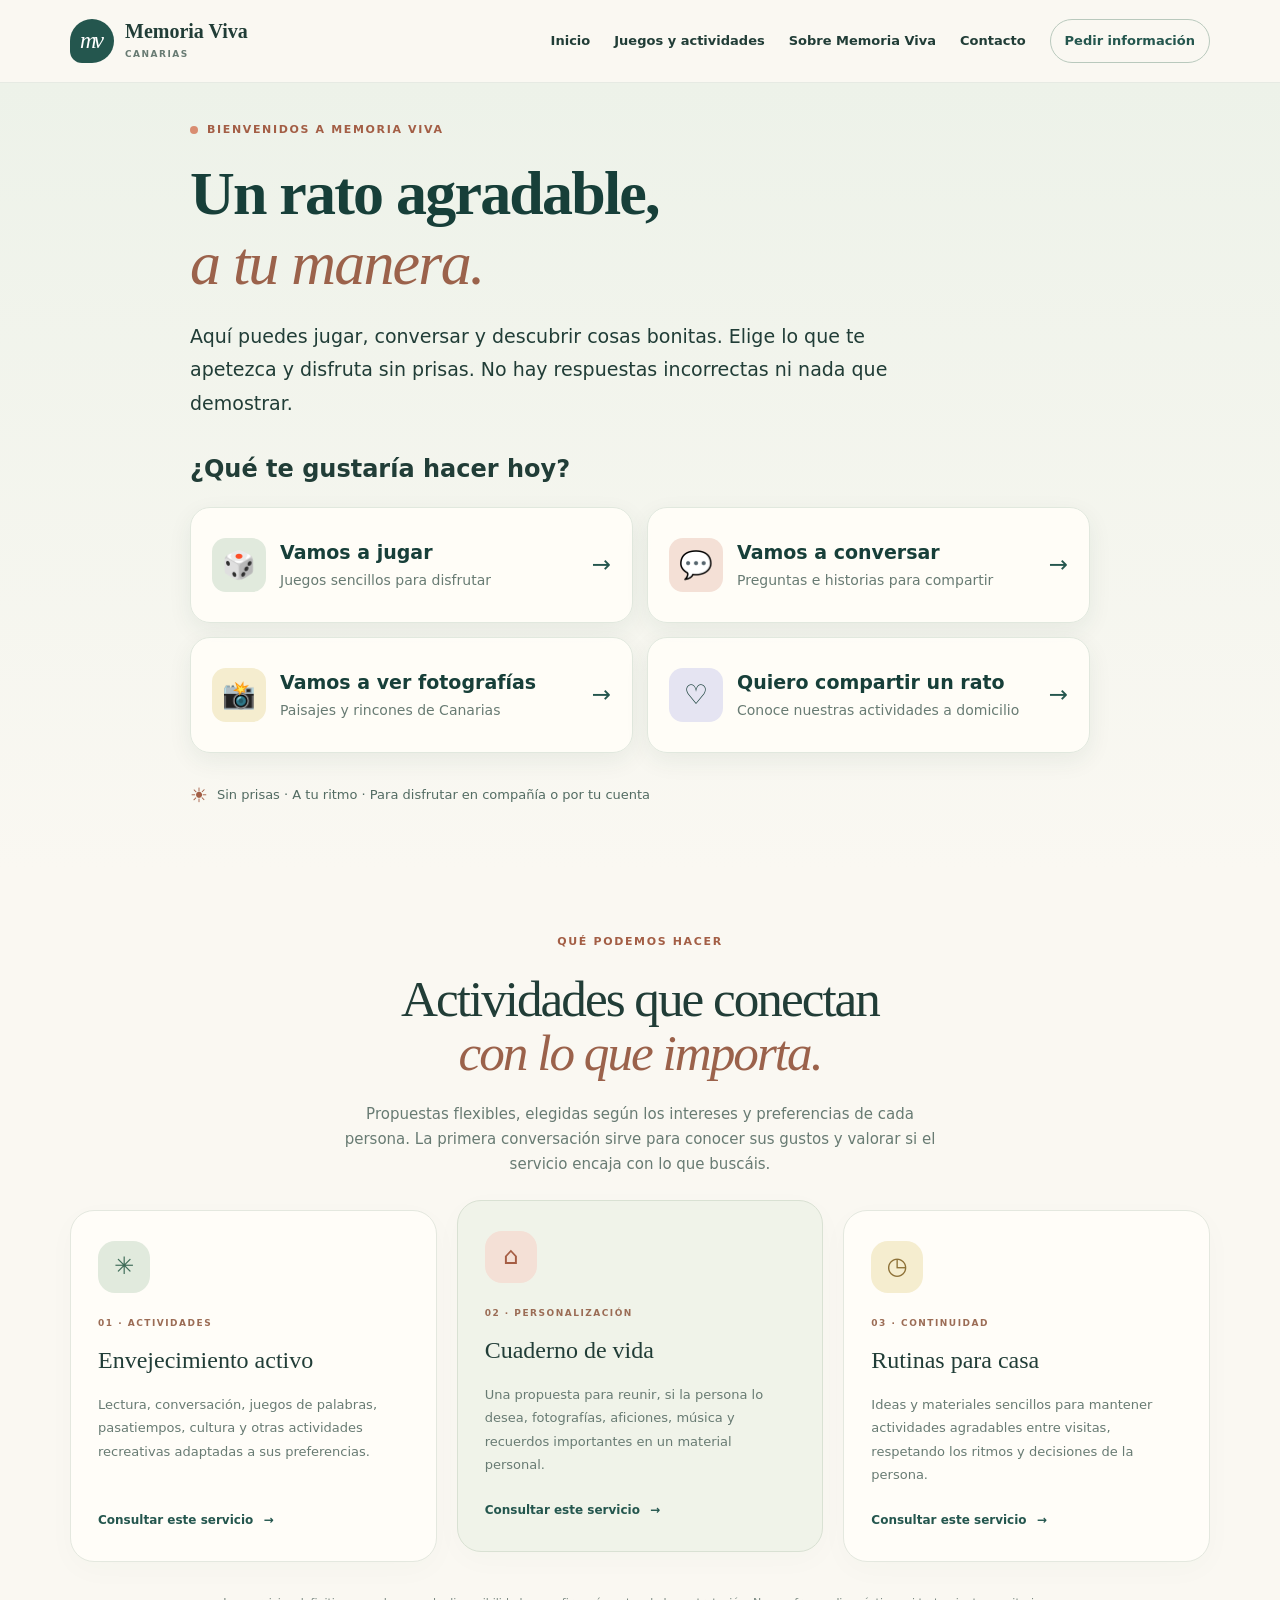
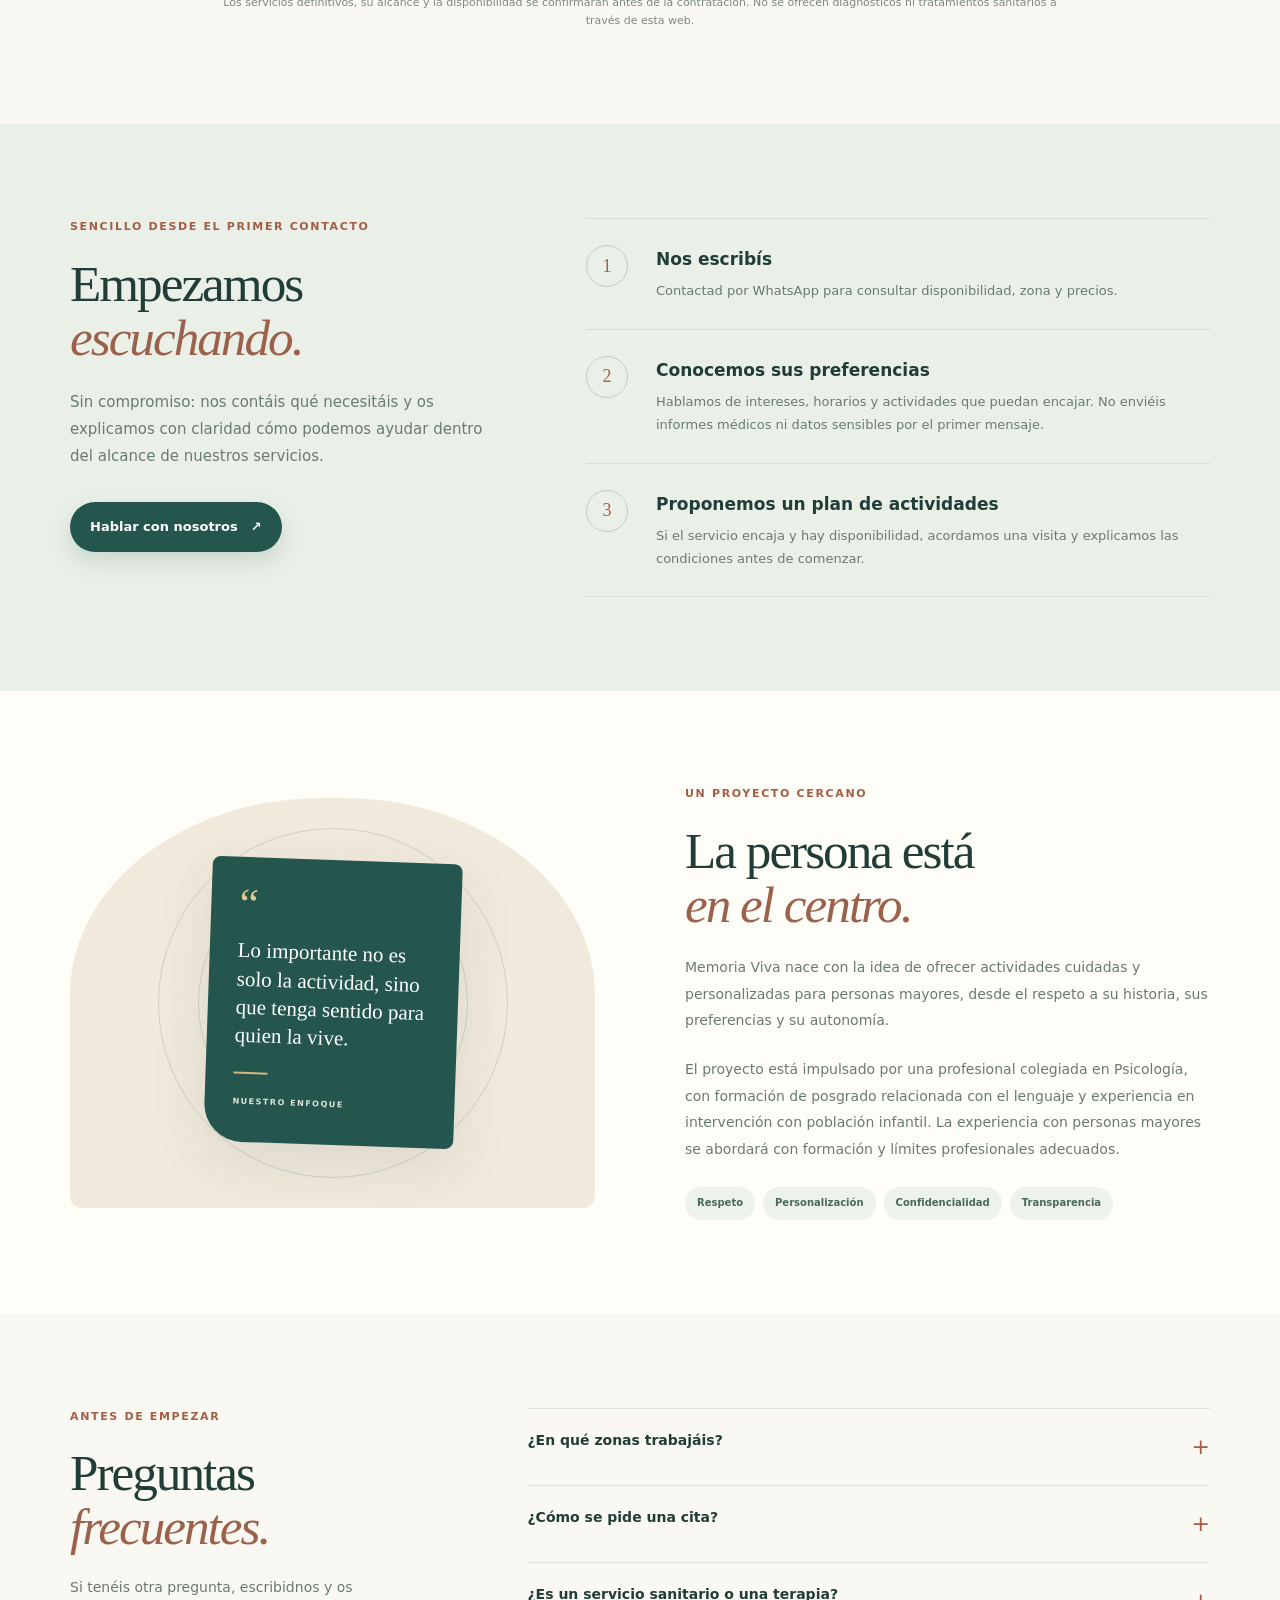
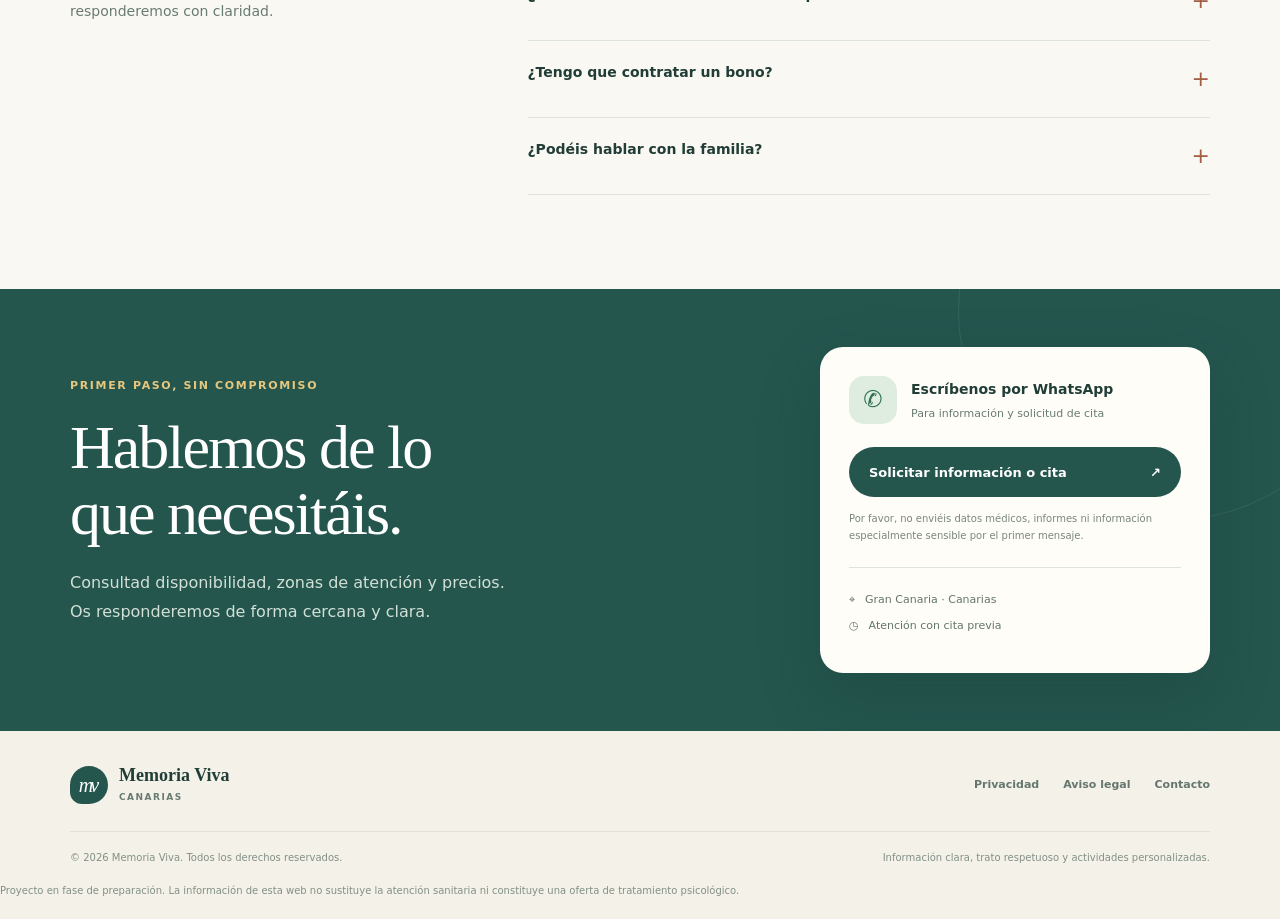
<file: index.html>
<!doctype html>
<html lang="es">
<head>
<meta charset="utf-8"><meta name="viewport" content="width=device-width, initial-scale=1">
<meta name="theme-color" content="#24564e">
<meta name="description" content="Actividades recreativas personalizadas para personas mayores y recursos para familias y centros. Proyecto en desarrollo en Canarias.">
<meta property="og:title" content="Memoria Viva | Actividades a domicilio">
<meta property="og:description" content="Actividades personalizadas para personas mayores, en su hogar y a su ritmo.">
<meta property="og:type" content="website">
<title>Memoria Viva | Actividades a domicilio</title>
<link rel="icon" href="assets/favicon.svg" type="image/svg+xml"><link rel="stylesheet" href="styles.css">
<script src="site-config.js" defer></script><script src="script.js" defer></script>
</head>
<body>
<a class="skip-link" href="#contenido">Saltar al contenido</a>
<header class="site-header"><div class="container nav-wrap">
<a class="brand" href="#inicio" aria-label="Memoria Viva, inicio"><span class="brand-mark" aria-hidden="true">mv</span><span><strong>Memoria Viva</strong><small>CANARIAS</small></span></a>
<button class="menu-toggle" aria-expanded="false" aria-controls="nav-menu" aria-label="Abrir menú">☰</button>
<nav id="nav-menu" class="nav-menu" aria-label="Navegación principal"><a href="#inicio">Inicio</a><a href="juegos.html">Juegos y actividades</a><a href="#sobre-nosotros">Sobre Memoria Viva</a><a href="#contacto">Contacto</a><a class="nav-cta js-whatsapp" href="#contacto" data-message="Hola, me gustaría recibir información sobre Memoria Viva.">Pedir información</a></nav>
</div></header>
<main id="contenido">
<section class="welcome-hero" id="inicio">
  <div class="container welcome-inner">
    <p class="eyebrow"><span class="eyebrow-dot"></span> Bienvenidos a Memoria Viva</p>
    <h1>Un rato agradable,<br><em>a tu manera.</em></h1>
    <p class="welcome-lead">Aquí puedes jugar, conversar y descubrir cosas bonitas. Elige lo que te apetezca y disfruta sin prisas. No hay respuestas incorrectas ni nada que demostrar.</p>
    <p class="welcome-question">¿Qué te gustaría hacer hoy?</p>
    <div class="welcome-options">
      <a class="welcome-option option-play" href="juegos.html#elige-juego"><span class="welcome-icon" aria-hidden="true">🎲</span><span class="welcome-option-copy"><strong>Vamos a jugar</strong><small>Juegos sencillos para disfrutar</small></span><span class="welcome-arrow" aria-hidden="true">→</span></a>
      <a class="welcome-option option-talk" href="juegos.html#game-recuerdos"><span class="welcome-icon" aria-hidden="true">💬</span><span class="welcome-option-copy"><strong>Vamos a conversar</strong><small>Preguntas e historias para compartir</small></span><span class="welcome-arrow" aria-hidden="true">→</span></a>
      <a class="welcome-option option-photos" href="juegos.html#game-fotografias"><span class="welcome-icon" aria-hidden="true">📸</span><span class="welcome-option-copy"><strong>Vamos a ver fotografías</strong><small>Paisajes y rincones de Canarias</small></span><span class="welcome-arrow" aria-hidden="true">→</span></a>
      <a class="welcome-option option-share js-whatsapp" href="#contacto" data-message="Hola, me gustaría conocer Memoria Viva y compartir un rato agradable con actividades personalizadas."><span class="welcome-icon" aria-hidden="true">♡</span><span class="welcome-option-copy"><strong>Quiero compartir un rato</strong><small>Conoce nuestras actividades a domicilio</small></span><span class="welcome-arrow" aria-hidden="true">→</span></a>
    </div>
    <p class="welcome-reassurance"><span aria-hidden="true">☀</span> Sin prisas · A tu ritmo · Para disfrutar en compañía o por tu cuenta</p>
  </div>
</section>
<section class="section services-section" id="servicios"><div class="container"><div class="section-heading"><p class="eyebrow">Qué podemos hacer</p><h2>Actividades que conectan<br><em>con lo que importa.</em></h2><p>Propuestas flexibles, elegidas según los intereses y preferencias de cada persona. La primera conversación sirve para conocer sus gustos y valorar si el servicio encaja con lo que buscáis.</p></div>
<div class="service-grid">
<article class="service-card"><div class="service-icon sage" aria-hidden="true">✳</div><p class="card-label">01 · ACTIVIDADES</p><h3>Envejecimiento activo</h3><p>Lectura, conversación, juegos de palabras, pasatiempos, cultura y otras actividades recreativas adaptadas a sus preferencias.</p><a class="text-link js-whatsapp" href="#contacto" data-message="Hola, me interesa conocer las actividades de envejecimiento activo a domicilio.">Consultar este servicio <span aria-hidden="true">→</span></a></article>
<article class="service-card featured"><div class="service-icon clay" aria-hidden="true">⌂</div><p class="card-label">02 · PERSONALIZACIÓN</p><h3>Cuaderno de vida</h3><p>Una propuesta para reunir, si la persona lo desea, fotografías, aficiones, música y recuerdos importantes en un material personal.</p><a class="text-link js-whatsapp" href="#contacto" data-message="Hola, quiero información sobre el cuaderno de vida personalizado.">Consultar este servicio <span aria-hidden="true">→</span></a></article>
<article class="service-card"><div class="service-icon gold" aria-hidden="true">◷</div><p class="card-label">03 · CONTINUIDAD</p><h3>Rutinas para casa</h3><p>Ideas y materiales sencillos para mantener actividades agradables entre visitas, respetando los ritmos y decisiones de la persona.</p><a class="text-link js-whatsapp" href="#contacto" data-message="Hola, me gustaría saber cómo funcionan las rutinas de actividades para casa.">Consultar este servicio <span aria-hidden="true">→</span></a></article>
</div><p class="section-footnote">Los servicios definitivos, su alcance y la disponibilidad se confirmarán antes de la contratación. No se ofrecen diagnósticos ni tratamientos sanitarios a través de esta web.</p></div></section>
<section class="section process-section" id="como-funciona"><div class="container process-grid"><div class="process-intro"><p class="eyebrow">Sencillo desde el primer contacto</p><h2>Empezamos<br><em>escuchando.</em></h2><p>Sin compromiso: nos contáis qué necesitáis y os explicamos con claridad cómo podemos ayudar dentro del alcance de nuestros servicios.</p><a class="button button-primary js-whatsapp" href="#contacto" data-message="Hola, me gustaría hablar sobre las necesidades de una persona mayor.">Hablar con nosotros <span aria-hidden="true">↗</span></a></div>
<div class="steps"><article class="step"><span class="step-number">1</span><div><h3>Nos escribís</h3><p>Contactad por WhatsApp para consultar disponibilidad, zona y precios.</p></div></article><article class="step"><span class="step-number">2</span><div><h3>Conocemos sus preferencias</h3><p>Hablamos de intereses, horarios y actividades que puedan encajar. No enviéis informes médicos ni datos sensibles por el primer mensaje.</p></div></article><article class="step"><span class="step-number">3</span><div><h3>Proponemos un plan de actividades</h3><p>Si el servicio encaja y hay disponibilidad, acordamos una visita y explicamos las condiciones antes de comenzar.</p></div></article></div></div></section>
<section class="section about-section" id="sobre-nosotros"><div class="container about-grid"><div class="about-visual"><div class="about-circle circle-one"></div><div class="about-circle circle-two"></div><div class="about-quote"><span class="quote-mark">“</span><p>Lo importante no es solo la actividad, sino que tenga sentido para quien la vive.</p><span class="quote-line"></span><small>NUESTRO ENFOQUE</small></div></div><div class="about-copy"><p class="eyebrow">Un proyecto cercano</p><h2>La persona está<br><em>en el centro.</em></h2><p>Memoria Viva nace con la idea de ofrecer actividades cuidadas y personalizadas para personas mayores, desde el respeto a su historia, sus preferencias y su autonomía.</p><p>El proyecto está impulsado por una profesional colegiada en Psicología, con formación de posgrado relacionada con el lenguaje y experiencia en intervención con población infantil. La experiencia con personas mayores se abordará con formación y límites profesionales adecuados.</p><div class="values-list"><span>Respeto</span><span>Personalización</span><span>Confidencialidad</span><span>Transparencia</span></div></div></div></section>
<section class="section faq-section" id="preguntas"><div class="container faq-grid"><div><p class="eyebrow">Antes de empezar</p><h2>Preguntas<br><em>frecuentes.</em></h2><p>Si tenéis otra pregunta, escribidnos y os responderemos con claridad.</p></div><div class="faq-list">
<details><summary>¿En qué zonas trabajáis?</summary><p>El proyecto comienza en Gran Canaria. Consultad disponibilidad para otras zonas.</p></details>
<details><summary>¿Cómo se pide una cita?</summary><p>Podéis escribirnos por WhatsApp. Acordaremos disponibilidad, servicio, duración y precio antes de confirmar la visita.</p></details>
<details><summary>¿Es un servicio sanitario o una terapia?</summary><p>Esta web presenta actividades de envejecimiento activo y propuestas educativas no sanitarias. No ofrece diagnósticos ni tratamientos psicológicos sanitarios. Si una necesidad requiere atención clínica, os orientaremos para consultar con un profesional sanitario habilitado.</p></details>
<details><summary>¿Tengo que contratar un bono?</summary><p>No se presupone ningún compromiso. La disponibilidad de visitas individuales y bonos, así como sus condiciones y precios, se confirmará antes de contratar.</p></details>
<details><summary>¿Podéis hablar con la familia?</summary><p>La comunicación con familiares se realizará respetando la autonomía, la confidencialidad y las preferencias de la persona atendida, con las autorizaciones necesarias.</p></details>
</div></div></section>
<section class="contact-section" id="contacto"><div class="container contact-grid"><div><p class="eyebrow light">Primer paso, sin compromiso</p><h2>Hablemos de lo<br>que necesitáis.</h2><p>Consultad disponibilidad, zonas de atención y precios. Os responderemos de forma cercana y clara.</p></div><div class="contact-card"><div class="contact-card-top"><span class="whatsapp-mark" aria-hidden="true">✆</span><div><strong>Escríbenos por WhatsApp</strong><small>Para información y solicitud de cita</small></div></div><a class="button button-light js-whatsapp" href="#contacto" data-message="Hola, me gustaría recibir información y consultar una cita con Memoria Viva.">Solicitar información o cita <span aria-hidden="true">↗</span></a><p class="contact-small">Por favor, no enviéis datos médicos, informes ni información especialmente sensible por el primer mensaje.</p><div class="contact-divider"></div><p class="contact-zone"><span aria-hidden="true">⌖</span> Gran Canaria · Canarias</p><p class="contact-zone"><span aria-hidden="true">◷</span> Atención con cita previa</p></div></div></section>
</main>
<footer class="site-footer"><div class="container footer-top"><a class="brand footer-brand" href="#inicio"><span class="brand-mark" aria-hidden="true">mv</span><span><strong>Memoria Viva</strong><small>CANARIAS</small></span></a><div class="footer-links"><a href="privacidad.html">Privacidad</a><a href="aviso-legal.html">Aviso legal</a><a href="#contacto">Contacto</a></div></div><div class="container footer-bottom"><p>© <span id="year"></span> Memoria Viva. Todos los derechos reservados.</p><p>Información clara, trato respetuoso y actividades personalizadas.</p></div><div class="container footer-disclaimer">Proyecto en fase de preparación. La información de esta web no sustituye la atención sanitaria ni constituye una oferta de tratamiento psicológico.</div></footer>
<a class="floating-whatsapp js-whatsapp" href="#contacto" data-message="Hola, quiero información sobre Memoria Viva." aria-label="Contactar por WhatsApp"><span aria-hidden="true">✆</span><span>WhatsApp</span></a><div class="toast" id="toast" role="status" aria-live="polite"></div>
</body></html>
</file>
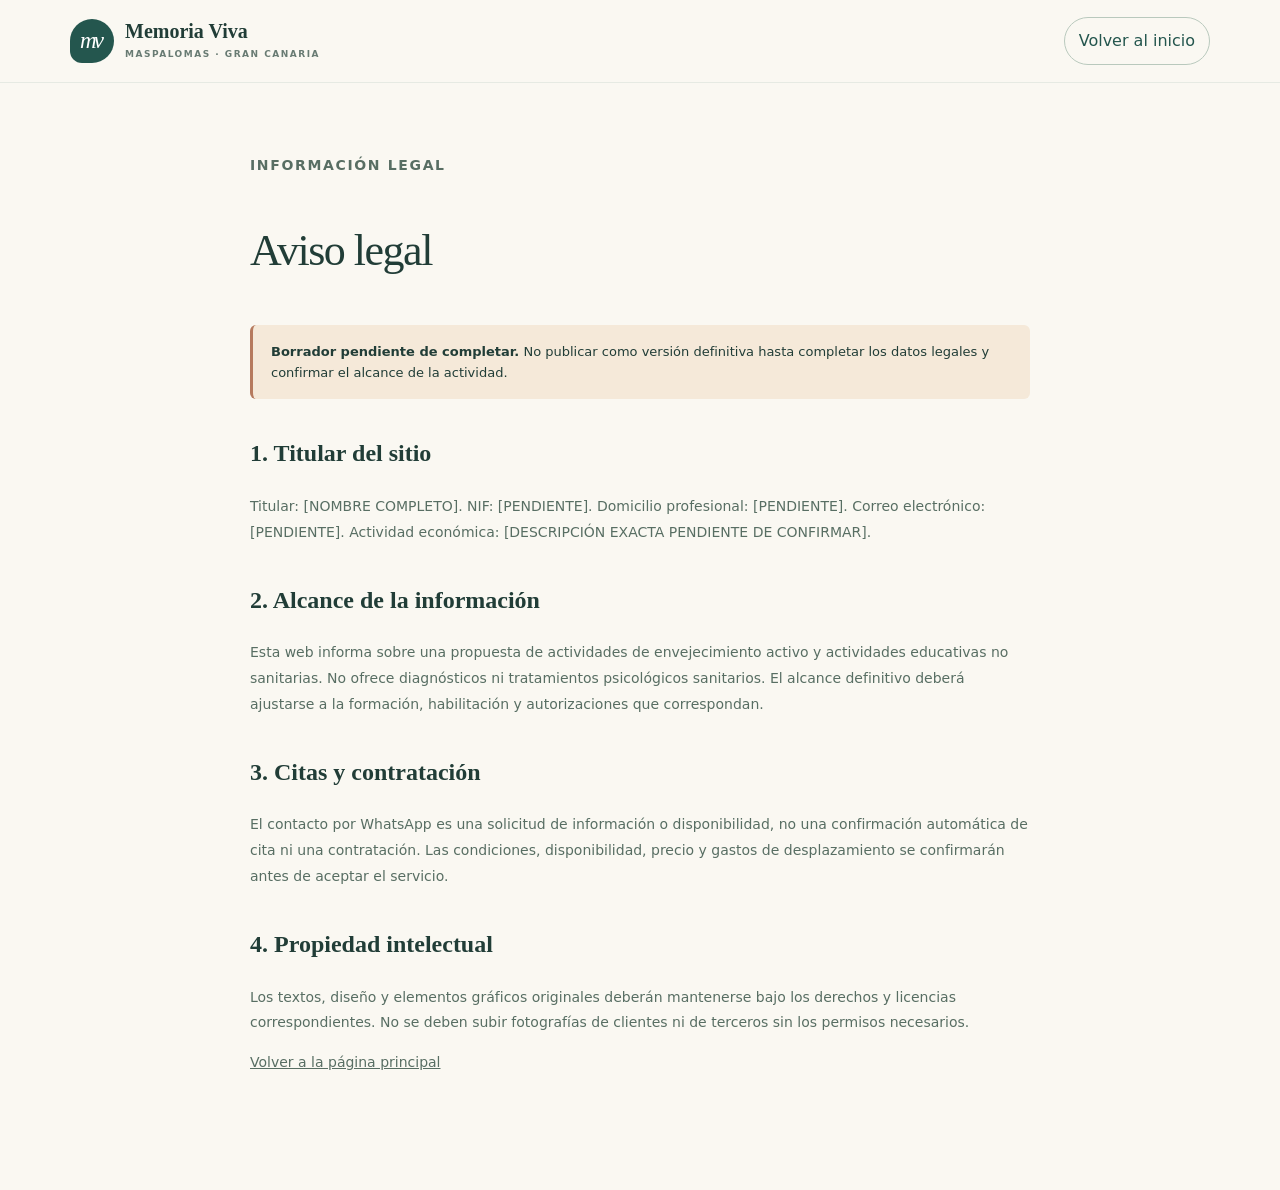
<file: aviso-legal.html>
<!doctype html><html lang="es"><head><meta charset="utf-8"><meta name="viewport" content="width=device-width,initial-scale=1"><meta name="robots" content="noindex"><title>Aviso legal | Memoria Viva Maspalomas</title><link rel="icon" href="assets/favicon.svg" type="image/svg+xml"><link rel="stylesheet" href="styles.css"></head><body><header class="site-header"><div class="container nav-wrap"><a class="brand" href="index.html"><span class="brand-mark">mv</span><span><strong>Memoria Viva</strong><small>MASPALOMAS · GRAN CANARIA</small></span></a><a class="nav-cta" href="index.html">Volver al inicio</a></div></header><main class="legal-main"><article class="container legal-content"><p class="eyebrow">Información legal</p><h1>Aviso legal</h1><div class="legal-alert"><strong>Borrador pendiente de completar.</strong> No publicar como versión definitiva hasta completar los datos legales y confirmar el alcance de la actividad.</div><h2>1. Titular del sitio</h2><p>Titular: [NOMBRE COMPLETO]. NIF: [PENDIENTE]. Domicilio profesional: [PENDIENTE]. Correo electrónico: [PENDIENTE]. Actividad económica: [DESCRIPCIÓN EXACTA PENDIENTE DE CONFIRMAR].</p><h2>2. Alcance de la información</h2><p>Esta web informa sobre una propuesta de actividades de envejecimiento activo y actividades educativas no sanitarias. No ofrece diagnósticos ni tratamientos psicológicos sanitarios. El alcance definitivo deberá ajustarse a la formación, habilitación y autorizaciones que correspondan.</p><h2>3. Citas y contratación</h2><p>El contacto por WhatsApp es una solicitud de información o disponibilidad, no una confirmación automática de cita ni una contratación. Las condiciones, disponibilidad, precio y gastos de desplazamiento se confirmarán antes de aceptar el servicio.</p><h2>4. Propiedad intelectual</h2><p>Los textos, diseño y elementos gráficos originales deberán mantenerse bajo los derechos y licencias correspondientes. No se deben subir fotografías de clientes ni de terceros sin los permisos necesarios.</p><p><a href="index.html">Volver a la página principal</a></p></article></main></body></html>
</file>
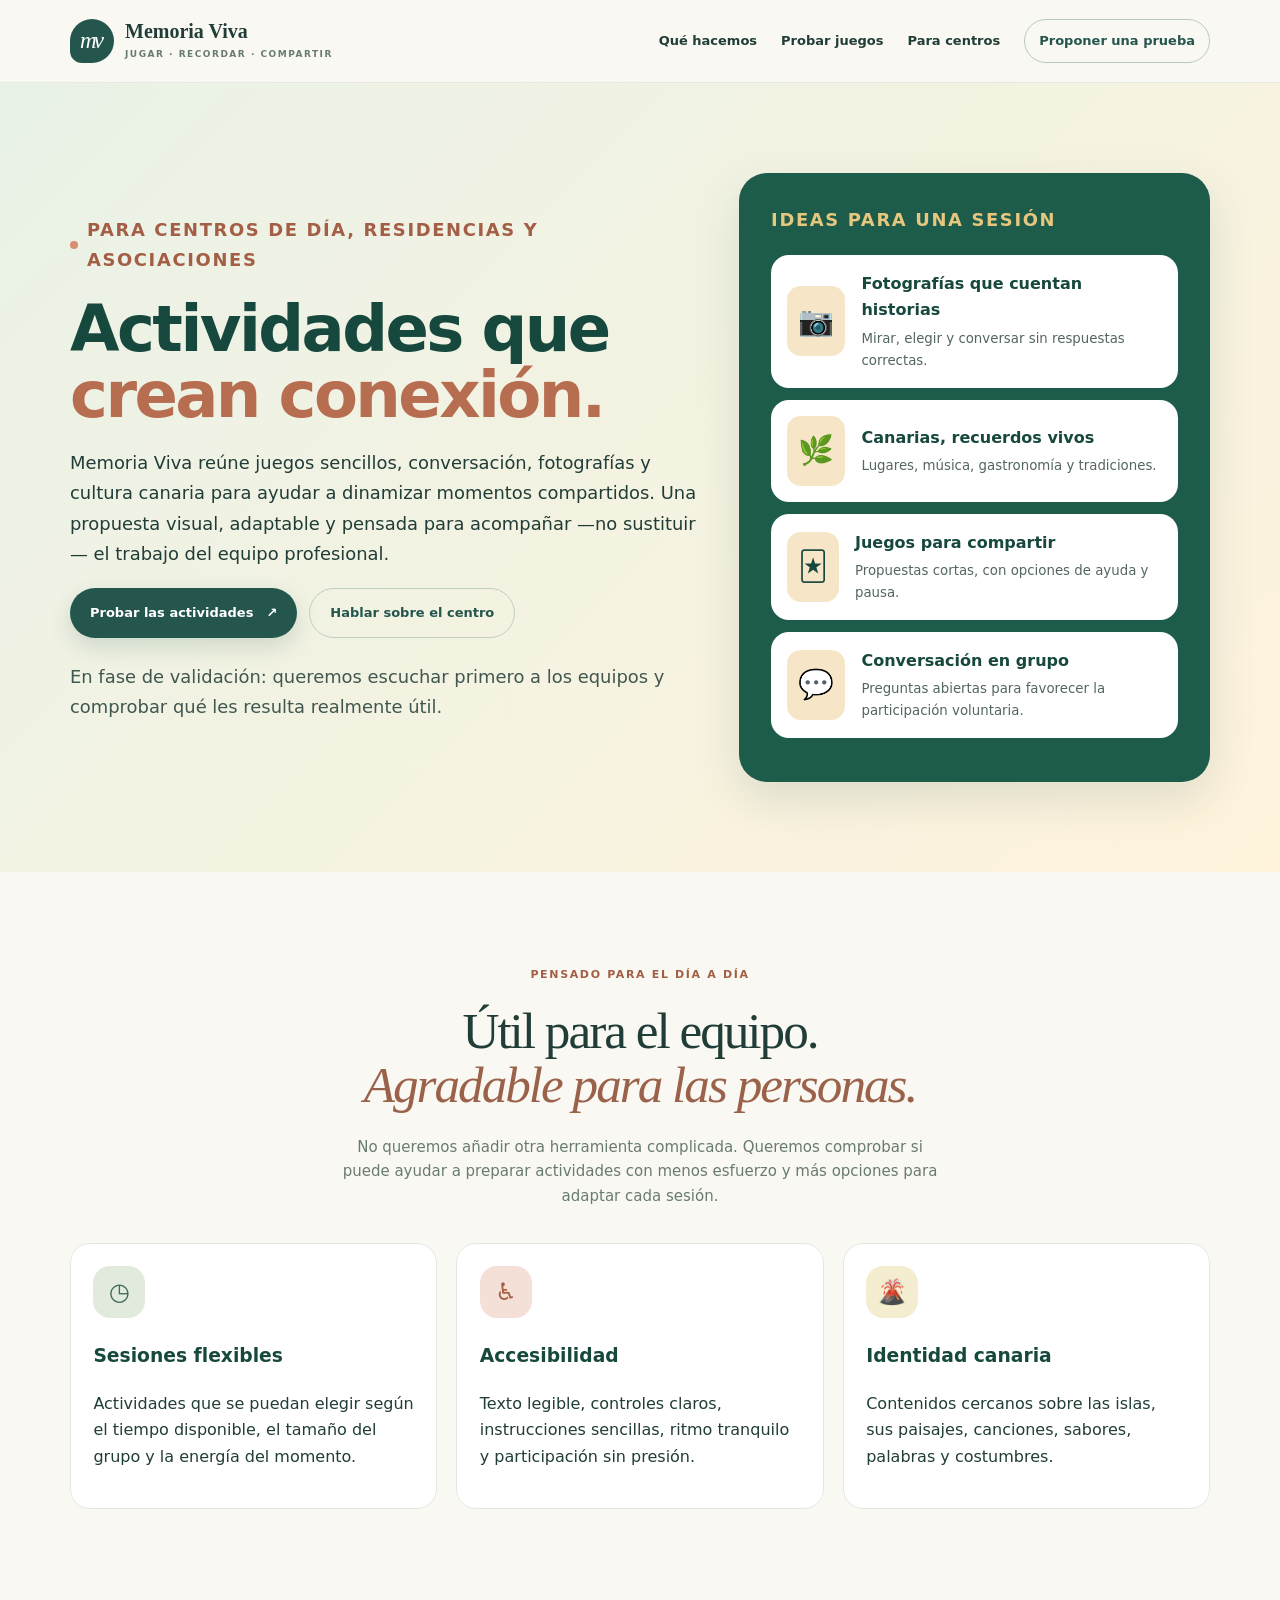
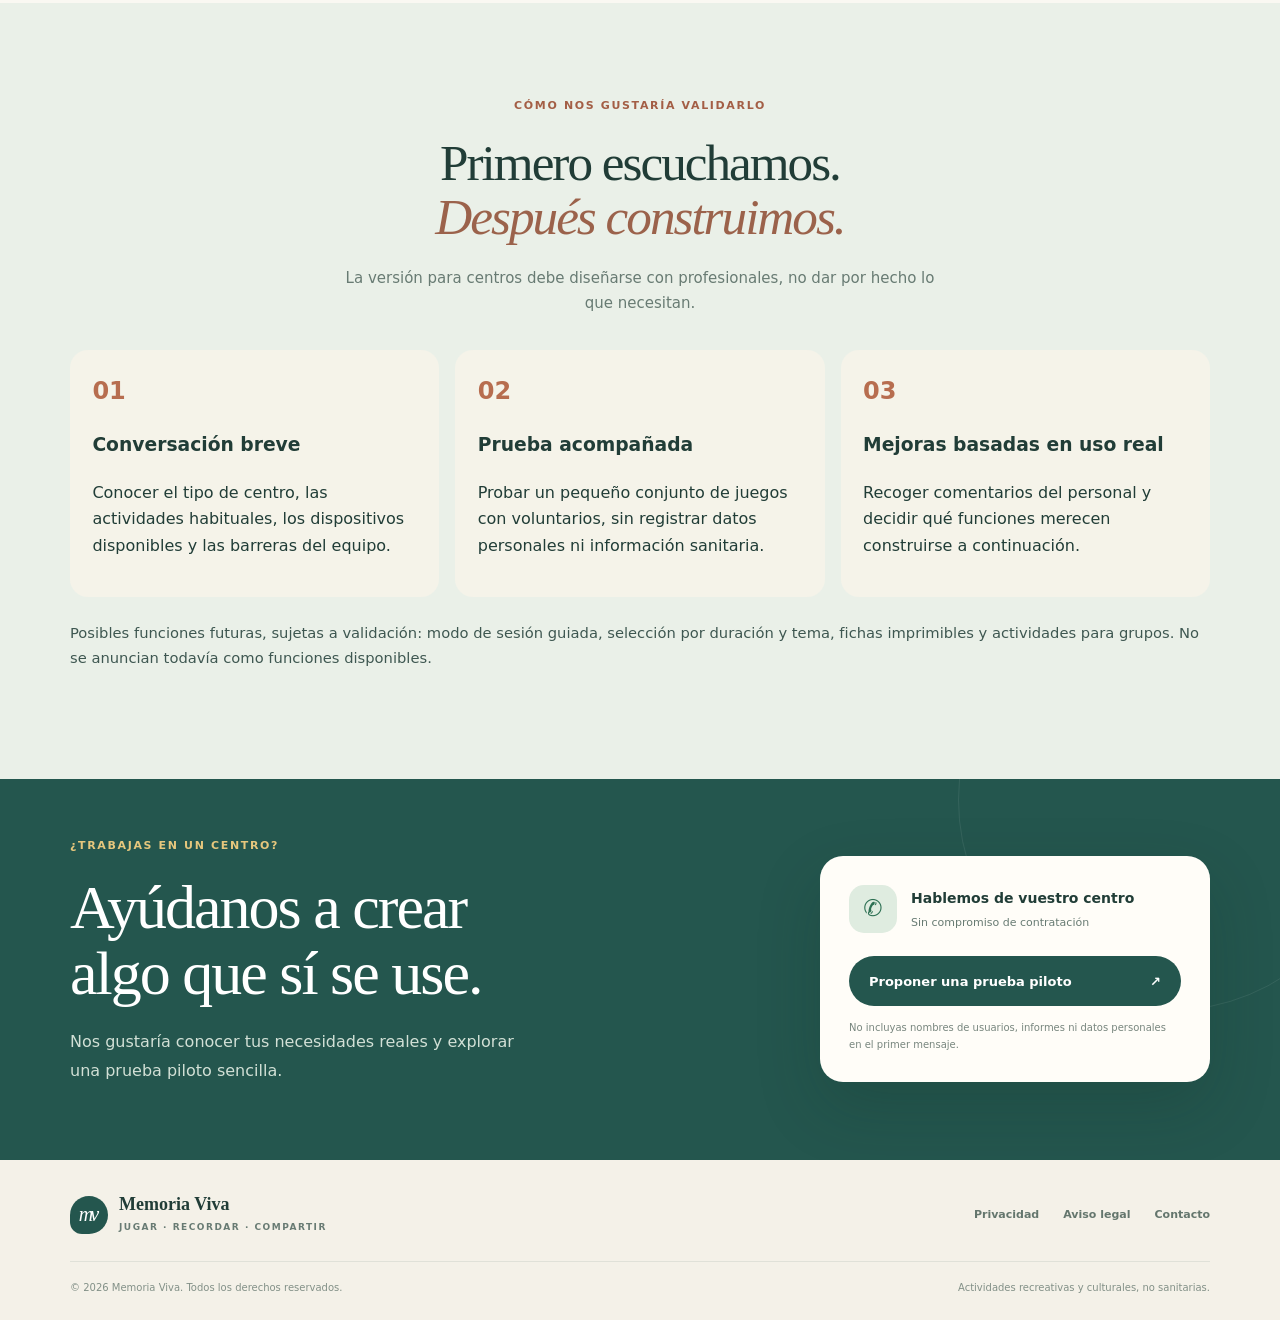
<file: centros.html>
<!doctype html>
<html lang="es">
<head>
<meta charset="utf-8"><meta name="viewport" content="width=device-width, initial-scale=1">
<meta name="theme-color" content="#24564e">
<meta name="description" content="Memoria Viva: actividades recreativas accesibles para dinamizar grupos y compartir historias en centros de día, residencias y asociaciones.">
<title>Memoria Viva | Actividades para centros</title>
<link rel="icon" href="assets/favicon.svg" type="image/svg+xml">
<link rel="stylesheet" href="styles.css">
<script src="site-config.js" defer></script><script src="script.js" defer></script>
<style>
.centres-hero{padding:clamp(3rem,7vw,6rem) 0;background:linear-gradient(135deg,#e9f2e7,#fff3dc);overflow:hidden}
.centres-grid{display:grid;grid-template-columns:1.15fr .85fr;gap:2rem;align-items:center}
.centres-hero h1{font-size:clamp(2.5rem,5vw,4.6rem);line-height:1.04;letter-spacing:-.04em;margin:.6rem 0 1.2rem;color:#17483e}
.centres-hero h1 em{font-style:normal;color:#b76d4f}
.centres-hero p{font-size:1.12rem;line-height:1.7;max-width:650px}
.centres-visual{background:#1d5b4b;color:#fff;border-radius:28px;padding:2rem;box-shadow:0 18px 45px #17483e20}
.session-card{background:#fff;color:#17483e;border-radius:18px;padding:1rem;margin:.75rem 0;display:flex;gap:1rem;align-items:center}
.session-icon{font-size:1.8rem;background:#f6e5c6;border-radius:14px;padding:.7rem}
.session-card small{display:block;color:#53665f;margin-top:.25rem}
.centre-benefits{display:grid;grid-template-columns:repeat(3,1fr);gap:1.2rem;margin-top:2rem}
.centre-benefits article{border:1px solid #e3e9e2;border-radius:20px;padding:1.4rem;background:#fff}
.centre-benefits h3{color:#17483e}
.centre-steps{counter-reset:step;display:grid;grid-template-columns:repeat(3,1fr);gap:1rem}
.centre-steps article{background:#f5f3e9;padding:1.4rem;border-radius:18px}
.centre-steps article:before{counter-increment:step;content:"0" counter(step);font-size:1.5rem;font-weight:800;color:#b76d4f}
.centre-note{font-size:.92rem;opacity:.85;margin-top:1.5rem}
@media(max-width:760px){.centres-grid{grid-template-columns:1fr}.centre-benefits,.centre-steps{grid-template-columns:1fr}.centres-visual{padding:1.2rem}}
</style>
</head>
<body>
<a class="skip-link" href="#contenido">Saltar al contenido</a>
<header class="site-header"><div class="container nav-wrap">
<a class="brand" href="index.html" aria-label="Memoria Viva, inicio"><span class="brand-mark" aria-hidden="true">mv</span><span><strong>Memoria Viva</strong><small>JUGAR · RECORDAR · COMPARTIR</small></span></a>
<button class="menu-toggle" aria-expanded="false" aria-controls="nav-menu" aria-label="Abrir menú">☰</button>
<nav id="nav-menu" class="nav-menu" aria-label="Navegación principal"><a href="index.html#servicios">Qué hacemos</a><a href="juegos.html">Probar juegos</a><a href="centros.html" aria-current="page">Para centros</a><a class="nav-cta js-whatsapp" href="#contacto" data-message="Hola, trabajo en un centro y me gustaría explorar una prueba piloto de Memoria Viva.">Proponer una prueba</a></nav>
</div></header>
<main id="contenido">
<section class="centres-hero"><div class="container centres-grid"><div>
<p class="eyebrow"><span class="eyebrow-dot"></span> Para centros de día, residencias y asociaciones</p>
<h1>Actividades que<br><em>crean conexión.</em></h1>
<p>Memoria Viva reúne juegos sencillos, conversación, fotografías y cultura canaria para ayudar a dinamizar momentos compartidos. Una propuesta visual, adaptable y pensada para acompañar —no sustituir— el trabajo del equipo profesional.</p>
<div class="hero-actions"><a class="button button-primary" href="juegos.html">Probar las actividades <span aria-hidden="true">↗</span></a><a class="button button-secondary js-whatsapp" href="#contacto" data-message="Hola, me gustaría valorar Memoria Viva para nuestro centro.">Hablar sobre el centro</a></div>
<p class="centre-note">En fase de validación: queremos escuchar primero a los equipos y comprobar qué les resulta realmente útil.</p>
</div><div class="centres-visual" aria-label="Ejemplos de tipos de sesión">
<p class="eyebrow light">IDEAS PARA UNA SESIÓN</p>
<div class="session-card"><span class="session-icon">📷</span><div><strong>Fotografías que cuentan historias</strong><small>Mirar, elegir y conversar sin respuestas correctas.</small></div></div>
<div class="session-card"><span class="session-icon">🌿</span><div><strong>Canarias, recuerdos vivos</strong><small>Lugares, música, gastronomía y tradiciones.</small></div></div>
<div class="session-card"><span class="session-icon">🃏</span><div><strong>Juegos para compartir</strong><small>Propuestas cortas, con opciones de ayuda y pausa.</small></div></div>
<div class="session-card"><span class="session-icon">💬</span><div><strong>Conversación en grupo</strong><small>Preguntas abiertas para favorecer la participación voluntaria.</small></div></div>
</div></div></section>
<section class="section"><div class="container"><div class="section-heading"><p class="eyebrow">Pensado para el día a día</p><h2>Útil para el equipo.<br><em>Agradable para las personas.</em></h2><p>No queremos añadir otra herramienta complicada. Queremos comprobar si puede ayudar a preparar actividades con menos esfuerzo y más opciones para adaptar cada sesión.</p></div>
<div class="centre-benefits">
<article><div class="service-icon sage" aria-hidden="true">◷</div><h3>Sesiones flexibles</h3><p>Actividades que se puedan elegir según el tiempo disponible, el tamaño del grupo y la energía del momento.</p></article>
<article><div class="service-icon clay" aria-hidden="true">♿</div><h3>Accesibilidad</h3><p>Texto legible, controles claros, instrucciones sencillas, ritmo tranquilo y participación sin presión.</p></article>
<article><div class="service-icon gold" aria-hidden="true">🌋</div><h3>Identidad canaria</h3><p>Contenidos cercanos sobre las islas, sus paisajes, canciones, sabores, palabras y costumbres.</p></article>
</div></div></section>
<section class="section process-section"><div class="container"><div class="section-heading"><p class="eyebrow">Cómo nos gustaría validarlo</p><h2>Primero escuchamos.<br><em>Después construimos.</em></h2><p>La versión para centros debe diseñarse con profesionales, no dar por hecho lo que necesitan.</p></div>
<div class="centre-steps"><article><h3>Conversación breve</h3><p>Conocer el tipo de centro, las actividades habituales, los dispositivos disponibles y las barreras del equipo.</p></article><article><h3>Prueba acompañada</h3><p>Probar un pequeño conjunto de juegos con voluntarios, sin registrar datos personales ni información sanitaria.</p></article><article><h3>Mejoras basadas en uso real</h3><p>Recoger comentarios del personal y decidir qué funciones merecen construirse a continuación.</p></article></div>
<p class="centre-note">Posibles funciones futuras, sujetas a validación: modo de sesión guiada, selección por duración y tema, fichas imprimibles y actividades para grupos. No se anuncian todavía como funciones disponibles.</p>
</div></section>
<section class="contact-section" id="contacto"><div class="container contact-grid"><div><p class="eyebrow light">¿Trabajas en un centro?</p><h2>Ayúdanos a crear<br>algo que sí se use.</h2><p>Nos gustaría conocer tus necesidades reales y explorar una prueba piloto sencilla.</p></div><div class="contact-card"><div class="contact-card-top"><span class="whatsapp-mark" aria-hidden="true">✆</span><div><strong>Hablemos de vuestro centro</strong><small>Sin compromiso de contratación</small></div></div><a class="button button-light js-whatsapp" href="#contacto" data-message="Hola, trabajo en un centro de día/residencia/asociación y me gustaría valorar una prueba piloto de Memoria Viva. El tipo de centro es: ">Proponer una prueba piloto <span aria-hidden="true">↗</span></a><p class="contact-small">No incluyas nombres de usuarios, informes ni datos personales en el primer mensaje.</p></div></div></section>
</main>
<footer class="site-footer"><div class="container footer-top"><a class="brand footer-brand" href="index.html"><span class="brand-mark" aria-hidden="true">mv</span><span><strong>Memoria Viva</strong><small>JUGAR · RECORDAR · COMPARTIR</small></span></a><div class="footer-links"><a href="privacidad.html">Privacidad</a><a href="aviso-legal.html">Aviso legal</a><a href="index.html#contacto">Contacto</a></div></div><div class="container footer-bottom"><p>© <span id="year"></span> Memoria Viva. Todos los derechos reservados.</p><p>Actividades recreativas y culturales, no sanitarias.</p></div></footer>
<a class="floating-whatsapp js-whatsapp" href="#contacto" data-message="Hola, me gustaría conocer Memoria Viva para nuestro centro." aria-label="Contactar por WhatsApp">✆</a>
</body></html>
</file>
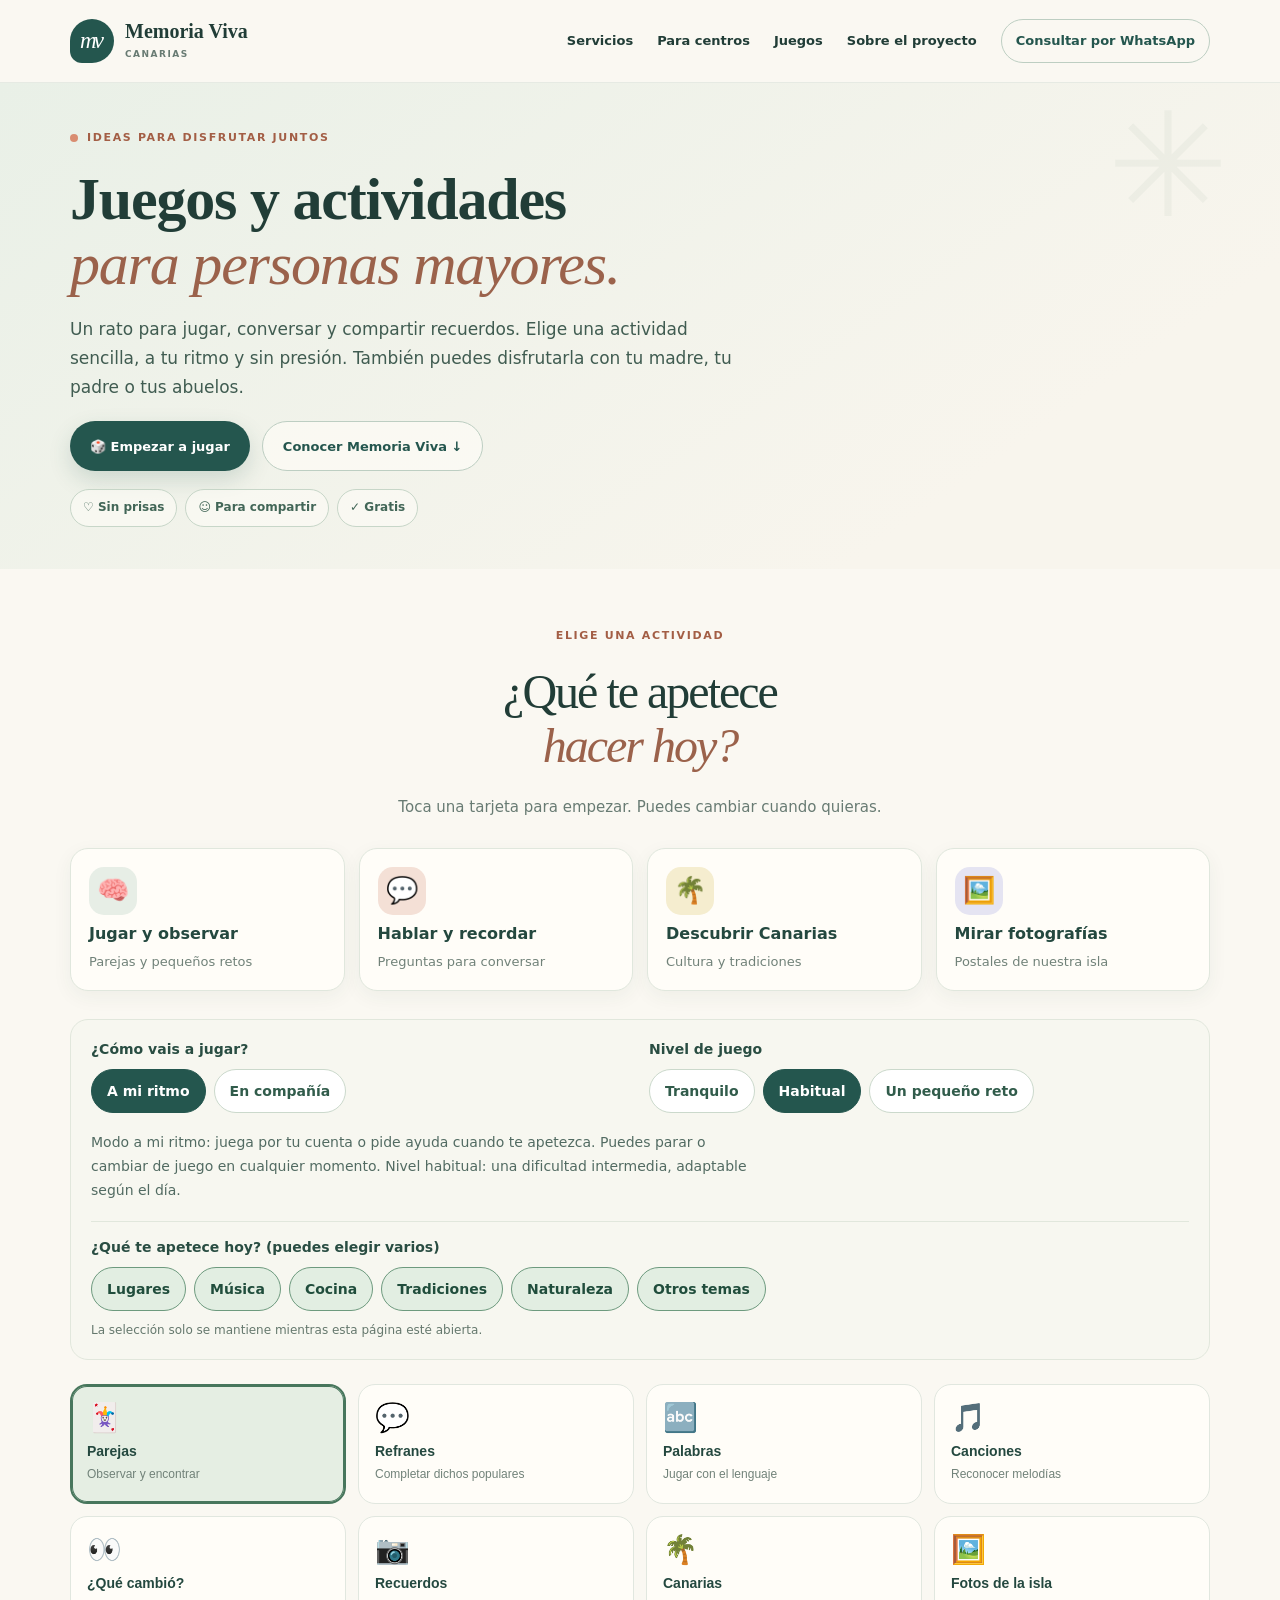
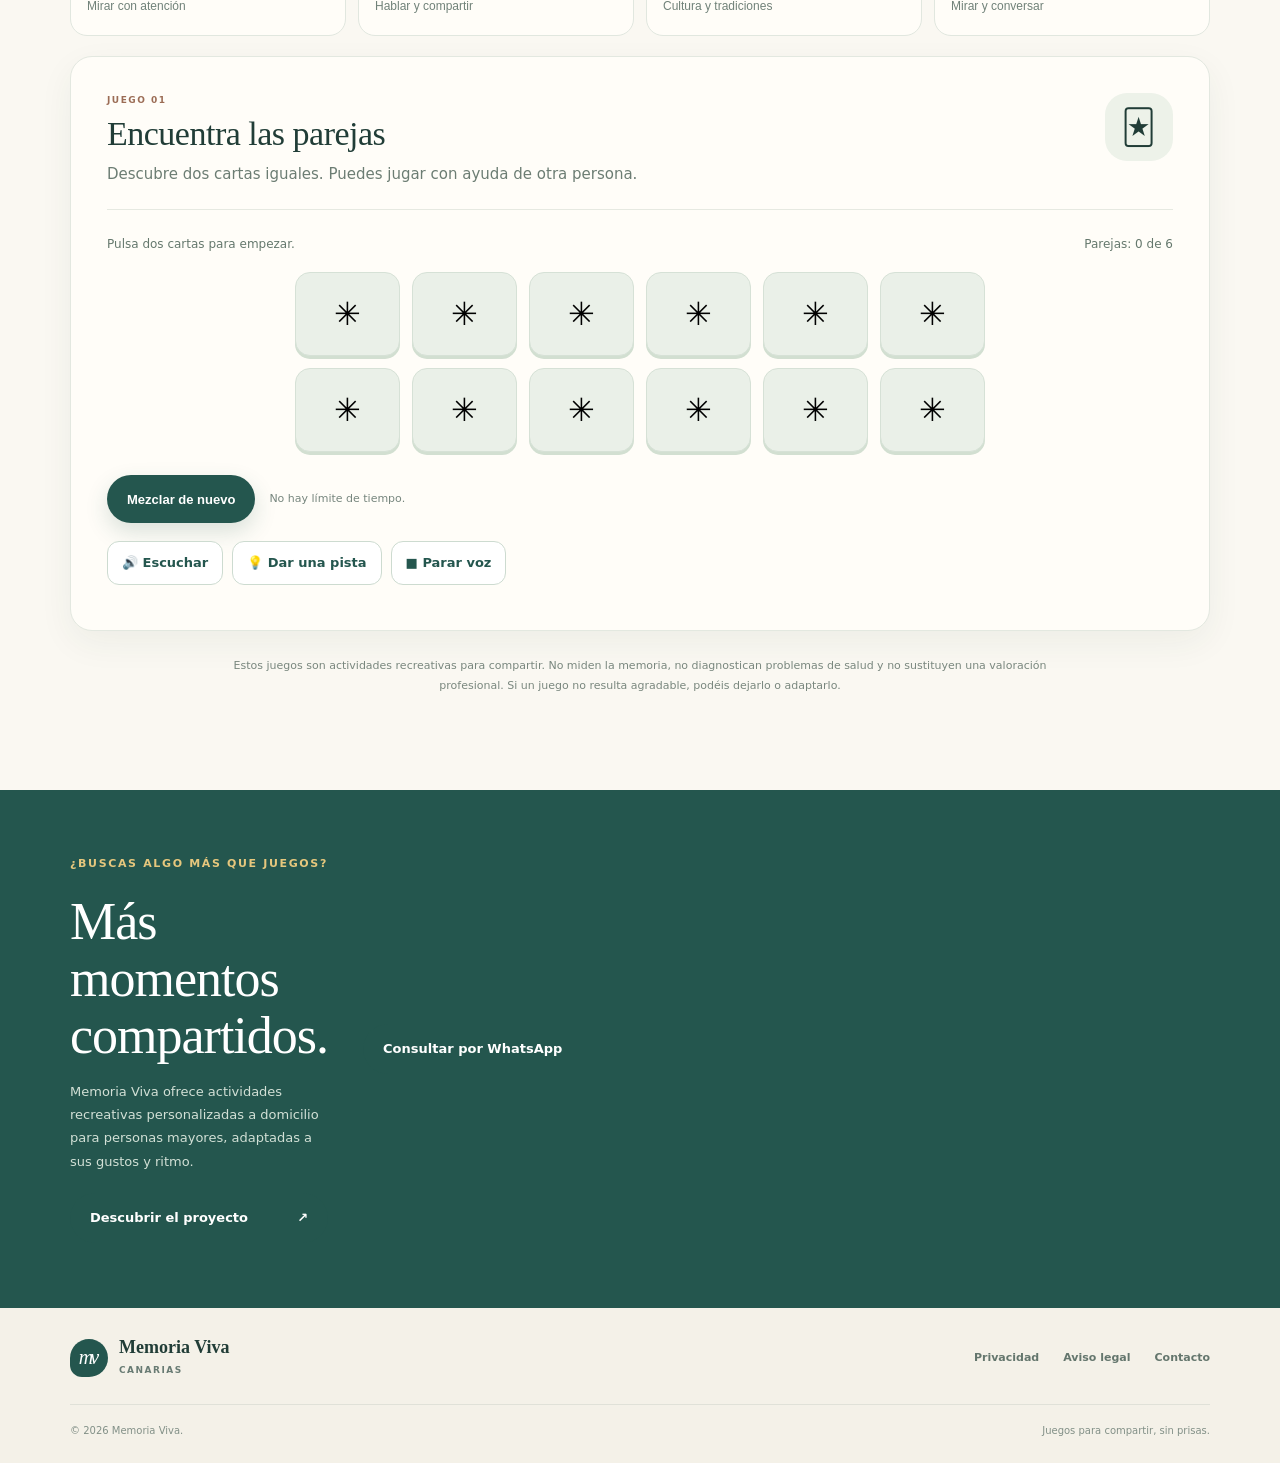
<file: juegos.html>
<!doctype html>
<html lang="es">
<head>
<meta charset="utf-8"><meta name="viewport" content="width=device-width, initial-scale=1">
<meta name="theme-color" content="#24564e">
<meta name="description" content="Juegos y actividades para personas mayores: propuestas sencillas para conversar, recordar y compartir en familia. Descubre Memoria Viva.">
<title>Juegos para compartir | Memoria Viva</title>
<link rel="icon" href="assets/favicon.svg" type="image/svg+xml">
<link rel="stylesheet" href="styles.css"><link rel="stylesheet" href="juegos.css">
<script src="site-config.js" defer></script><script src="juegos.js" defer></script>
</head>
<body class="games-page">
<a class="skip-link" href="#contenido">Saltar al contenido</a>
<header class="site-header"><div class="container nav-wrap">
<a class="brand" href="index.html" aria-label="Memoria Viva, inicio"><span class="brand-mark" aria-hidden="true">mv</span><span><strong>Memoria Viva</strong><small>CANARIAS</small></span></a>
<button class="menu-toggle" aria-expanded="false" aria-controls="nav-menu" aria-label="Abrir menú">☰</button>
<nav id="nav-menu" class="nav-menu" aria-label="Navegación principal"><a href="index.html#servicios">Servicios</a><a href="centros.html">Para centros</a><a href="juegos.html" aria-current="page">Juegos</a><a href="index.html#sobre-nosotros">Sobre el proyecto</a><a class="nav-cta js-whatsapp" href="#contacto" data-message="Hola, me gustaría recibir información sobre Memoria Viva.">Consultar por WhatsApp</a></nav>
</div></header>
<main id="contenido">
<section class="games-hero"><div class="container games-hero-inner"><p class="eyebrow"><span class="eyebrow-dot"></span> Ideas para disfrutar juntos</p><h1>Juegos y actividades<br><em>para personas mayores.</em></h1><p>Un rato para jugar, conversar y compartir recuerdos. Elige una actividad sencilla, a tu ritmo y sin presión. También puedes disfrutarla con tu madre, tu padre o tus abuelos.</p><div class="games-hero-actions"><a href="#elige-juego" class="button button-primary">🎲 Empezar a jugar</a><a href="#memoria-viva" class="button button-secondary">Conocer Memoria Viva ↓</a></div><div class="games-hero-badges"><span>♡ Sin prisas</span><span>☺ Para compartir</span><span>✓ Gratis</span></div></div></section>
<section class="games-library section" id="elige-juego"><div class="container"><div class="section-heading games-heading"><p class="eyebrow">Elige una actividad</p><h2>¿Qué te apetece<br><em>hacer hoy?</em></h2><p>Toca una tarjeta para empezar. Puedes cambiar cuando quieras.</p></div>
<div class="activity-shortcuts" aria-label="Tipos de actividad"><a href="#game-parejas" data-shortcut="parejas"><span>🧠</span><strong>Jugar y observar</strong><small>Parejas y pequeños retos</small></a><a href="#game-recuerdos" data-shortcut="recuerdos"><span>💬</span><strong>Hablar y recordar</strong><small>Preguntas para conversar</small></a><a href="#game-canarias" data-shortcut="canarias"><span>🌴</span><strong>Descubrir Canarias</strong><small>Cultura y tradiciones</small></a><a href="#game-fotografias" data-shortcut="fotografias"><span>🖼️</span><strong>Mirar fotografías</strong><small>Postales de nuestra isla</small></a></div>
<div class="play-settings" aria-label="Personaliza la forma de jugar">
  <div class="setting-group"><span class="setting-label" id="mode-label">¿Cómo vais a jugar?</span><div class="setting-options" role="group" aria-labelledby="mode-label"><button type="button" class="setting-button active" data-mode="solo" aria-pressed="true">A mi ritmo</button><button type="button" class="setting-button" data-mode="acompanado" aria-pressed="false">En compañía</button></div></div>
  <div class="setting-group"><span class="setting-label" id="difficulty-label">Nivel de juego</span><div class="setting-options" role="group" aria-labelledby="difficulty-label"><button type="button" class="setting-button" data-level="facil" aria-pressed="false">Tranquilo</button><button type="button" class="setting-button active" data-level="medio" aria-pressed="true">Habitual</button><button type="button" class="setting-button" data-level="reto" aria-pressed="false">Un pequeño reto</button></div></div>
  <p id="play-guidance" class="play-guidance" role="status" aria-live="polite">Sin prisas, sin notas y con la posibilidad de pedir una pista o cambiar de juego en cualquier momento.</p>
<div class="interest-picker" role="group" aria-label="Temas que me gustan">
<span class="setting-label">¿Qué te apetece hoy? (puedes elegir varios)</span><div class="interest-options">
<button type="button" class="interest-chip active" data-interest="LUGARES" aria-pressed="true">Lugares</button>
<button type="button" class="interest-chip active" data-interest="MÚSICA" aria-pressed="true">Música</button>
<button type="button" class="interest-chip active" data-interest="COCINA" aria-pressed="true">Cocina</button>
<button type="button" class="interest-chip active" data-interest="TRADICIONES" aria-pressed="true">Tradiciones</button>
<button type="button" class="interest-chip active" data-interest="NATURALEZA" aria-pressed="true">Naturaleza</button>
<button type="button" class="interest-chip active" data-interest="OTROS" aria-pressed="true">Otros temas</button>
</div><p class="interest-note">La selección solo se mantiene mientras esta página esté abierta.</p></div>
</div>
<div class="game-tabs" role="group" aria-label="Elegir juego">
<button class="game-tab active" data-game="parejas" aria-pressed="true"><span>🃏</span><strong>Parejas</strong><small>Observar y encontrar</small></button>
<button class="game-tab" data-game="refranes" aria-pressed="false"><span>💬</span><strong>Refranes</strong><small>Completar dichos populares</small></button>
<button class="game-tab" data-game="palabras" aria-pressed="false"><span>🔤</span><strong>Palabras</strong><small>Jugar con el lenguaje</small></button>
<button class="game-tab" data-game="canciones" aria-pressed="false"><span>🎵</span><strong>Canciones</strong><small>Reconocer melodías</small></button>
<button class="game-tab" data-game="cambios" aria-pressed="false"><span>👀</span><strong>¿Qué cambió?</strong><small>Mirar con atención</small></button>
<button class="game-tab" data-game="recuerdos" aria-pressed="false"><span>📷</span><strong>Recuerdos</strong><small>Hablar y compartir</small></button>
<button class="game-tab" data-game="canarias" aria-pressed="false"><span>🌴</span><strong>Canarias</strong><small>Cultura y tradiciones</small></button>
<button class="game-tab" data-game="fotografias" aria-pressed="false"><span>🖼️</span><strong>Fotos de la isla</strong><small>Mirar y conversar</small></button>
</div>
<div class="game-stage" aria-live="polite">
<div class="game-panel active" id="game-parejas"><div class="game-panel-head"><div><p class="card-label">JUEGO 01</p><h3>Encuentra las parejas</h3><p>Descubre dos cartas iguales. Puedes jugar con ayuda de otra persona.</p></div><span class="game-illustration">🃏</span></div><div class="game-status"><span id="memory-status">Pulsa dos cartas para empezar.</span><span id="memory-pairs">Parejas: 0 de 6</span></div><div class="memory-grid" id="memory-grid" aria-label="Tablero de cartas"></div><div class="game-actions"><button class="button button-primary" id="memory-reset">Mezclar de nuevo</button><span class="gentle-note">No hay límite de tiempo.</span></div></div>
<div class="game-panel" id="game-refranes"><div class="game-panel-head"><div><p class="card-label">JUEGO 02</p><h3>Completa el refrán</h3><p>Elige la opción que te parezca adecuada. ¡Y si conoces otra versión, también vale conversar sobre ella!</p></div><span class="game-illustration">💬</span></div><div class="quiz-card"><span class="quiz-counter" id="proverb-counter">Refrán 1</span><h4 id="proverb-question">A quien madruga…</h4><div class="quiz-options" id="proverb-options"></div><p class="game-feedback" id="proverb-feedback" role="status" aria-live="polite"></p><button class="button button-primary" id="proverb-next">Otro refrán</button></div></div>
<div class="game-panel" id="game-palabras"><div class="game-panel-head"><div><p class="card-label">JUEGO 03</p><h3>Palabras encadenadas</h3><p>Di una palabra que empiece por la última letra de la palabra anterior. Podéis jugar por turnos.</p></div><span class="game-illustration">🔤</span></div><div class="word-card"><p class="word-label">TU PALABRA DE PARTIDA</p><div class="starting-word" id="word-current">MESA</div><p id="word-prompt">Busca una palabra que empiece por A.</p><form id="word-form" class="word-form"><label for="word-input">Tu palabra</label><div class="word-input-row"><input id="word-input" autocomplete="off" maxlength="32" placeholder="Escribe una palabra" required><button class="button button-primary" type="submit">Comprobar</button></div></form><p class="game-feedback" id="word-feedback" role="status" aria-live="polite">Por ejemplo: árbol.</p><div class="word-history" id="word-history" aria-label="Palabras usadas"></div><button class="button button-secondary" id="word-reset" type="button">Empezar otra vez</button></div></div>
<div class="game-panel" id="game-canciones"><div class="game-panel-head"><div><p class="card-label">JUEGO 04</p><h3>¿Qué canción será?</h3><p>Lee la pista y elige un título. Después, si os apetece, podéis tararearla o buscarla juntos.</p></div><span class="game-illustration">🎵</span></div><div class="quiz-card"><span class="quiz-counter" id="song-counter">Pista 1</span><div class="song-note">♫</div><p class="song-clue" id="song-clue">Una canción muy conocida en todo el mundo, asociada a una palabra italiana que invita a volar.</p><div class="quiz-options" id="song-options"></div><p class="game-feedback" id="song-feedback" role="status" aria-live="polite"></p><button class="button button-primary" id="song-next">Siguiente pista</button><p class="gentle-note">Las pistas son descriptivas; no reproducimos grabaciones ni letras de canciones.</p></div></div>
<div class="game-panel" id="game-cambios"><div class="game-panel-head"><div><p class="card-label">JUEGO 05</p><h3>¿Qué ha cambiado?</h3><p>Observa los objetos durante unos segundos. Después cambiaremos uno. ¿Puedes descubrir cuál?</p></div><span class="game-illustration">👀</span></div><div class="scene-card"><p class="scene-instruction" id="scene-instruction">Observa la escena con calma.</p><div class="object-scene" id="object-scene"></div><div class="game-actions scene-actions"><button class="button button-primary" id="scene-show">Ya la he observado</button><button class="button button-secondary" id="scene-reset">Nueva escena</button></div><p class="game-feedback" id="scene-feedback" role="status" aria-live="polite"></p><div class="scene-answers" id="scene-answers"></div></div></div>
<div class="game-panel" id="game-recuerdos"><div class="game-panel-head"><div><p class="card-label">JUEGO 06</p><h3>Recuerdos para conversar</h3><p>No hay respuestas correctas. Cada pregunta es una invitación a compartir una historia, si apetece.</p></div><span class="game-illustration">📷</span></div><div class="memory-prompt-card"><span class="prompt-flower">✳</span><p class="prompt-category" id="memory-category">LUGARES</p><h4 id="memory-prompt">¿Había algún lugar al que te gustara ir de paseo?</h4><p class="prompt-support" id="prompt-support">Puedes responder hablando, señalando una imagen o simplemente escuchando.</p><div class="prompt-actions"><button class="button button-primary" id="prompt-next">Otra pregunta</button><button class="button button-secondary" id="prompt-fav">♡ Me gusta esta pregunta</button></div><p class="game-feedback" id="prompt-feedback" role="status" aria-live="polite"></p></div></div>
</div><div class="game-panel" id="game-canarias"><div class="game-panel-head"><div><p class="card-label">JUEGO 07</p><h3>Un paseo por Canarias</h3><p>Gastronomía, música, lugares y tradiciones. Si conoces otra respuesta o una historia distinta, ¡también queremos escucharla!</p></div><span class="game-illustration">🌴</span></div><div class="quiz-card"><span class="quiz-counter" id="canary-counter">Pregunta 1</span><h4 id="canary-question">¿Con qué se elabora tradicionalmente el gofio?</h4><div class="quiz-options" id="canary-options"></div><p class="game-feedback" id="canary-feedback" role="status" aria-live="polite"></p><button class="button button-primary" id="canary-next">Siguiente pregunta</button><p class="gentle-note">No hace falta saberlo todo: cada pregunta es una oportunidad para conversar y compartir recuerdos.</p></div></div>
<div class="game-panel" id="game-fotografias"><div class="game-panel-head"><div><p class="card-label">JUEGO 08</p><h3>Postales de nuestra isla</h3><p>Mira una fotografía y comparte lo que te sugiera. No necesitas reconocer el lugar: puedes hablar de colores, sonidos, viajes o recuerdos.</p></div><span class="game-illustration">🖼️</span></div><div class="photo-activity"><div class="photo-frame"><img id="photo-image" src="https://commons.wikimedia.org/wiki/Special:FilePath/Roque_Nublo,_gran_canaria.JPG?width=1000" alt="Fotografía del Roque Nublo en Gran Canaria" loading="lazy"><p class="photo-credit" id="photo-credit">Fotografía: Donarreiskoffer · CC BY 3.0 · <a href="https://commons.wikimedia.org/wiki/File:Roque_Nublo,_gran_canaria.JPG" target="_blank" rel="noopener noreferrer">Ver fuente y licencia</a></p></div><div class="photo-question"><span class="prompt-category" id="photo-category">PAISAJES</span><h4 id="photo-prompt">¿Qué te llama la atención de este paisaje?</h4><p id="photo-support">Puedes describir lo que ves, contar si has estado allí o elegir otra fotografía.</p><div class="photo-actions"><button class="button button-primary" id="photo-next" type="button">Otra fotografía</button></div><p class="game-feedback" id="photo-feedback" role="status" aria-live="polite"></p></div></div><p class="gentle-note">Las fotografías se cargan desde Wikimedia Commons; hace falta conexión a internet. Cada imagen muestra su fuente y licencia.</p></div>
<p class="games-disclaimer">Estos juegos son actividades recreativas para compartir. No miden la memoria, no diagnostican problemas de salud y no sustituyen una valoración profesional. Si un juego no resulta agradable, podéis dejarlo o adaptarlo.</p>
</div></section>
<section class="games-contact" id="memoria-viva"><div class="container games-contact-inner"><div><p class="eyebrow light">¿Buscas algo más que juegos?</p><h2>Más momentos<br>compartidos.</h2><p>Memoria Viva ofrece actividades recreativas personalizadas a domicilio para personas mayores, adaptadas a sus gustos y ritmo.</p><a class="button button-light" href="index.html#servicios">Descubrir el proyecto <span aria-hidden="true">↗</span></a></div><a class="button button-light js-whatsapp" href="#contacto" data-message="Hola, he visto los juegos de Memoria Viva y me gustaría recibir información sobre las actividades recreativas a domicilio.">Consultar por WhatsApp <span aria-hidden="true">↗</span></a></div></section>
</main>
<footer class="site-footer"><div class="container footer-top"><a class="brand footer-brand" href="index.html"><span class="brand-mark" aria-hidden="true">mv</span><span><strong>Memoria Viva</strong><small>CANARIAS</small></span></a><div class="footer-links"><a href="privacidad.html">Privacidad</a><a href="aviso-legal.html">Aviso legal</a><a href="index.html#contacto">Contacto</a></div></div><div class="container footer-bottom"><p>© <span id="year"></span> Memoria Viva.</p><p>Juegos para compartir, sin prisas.</p></div></footer>
</body></html>
</file>
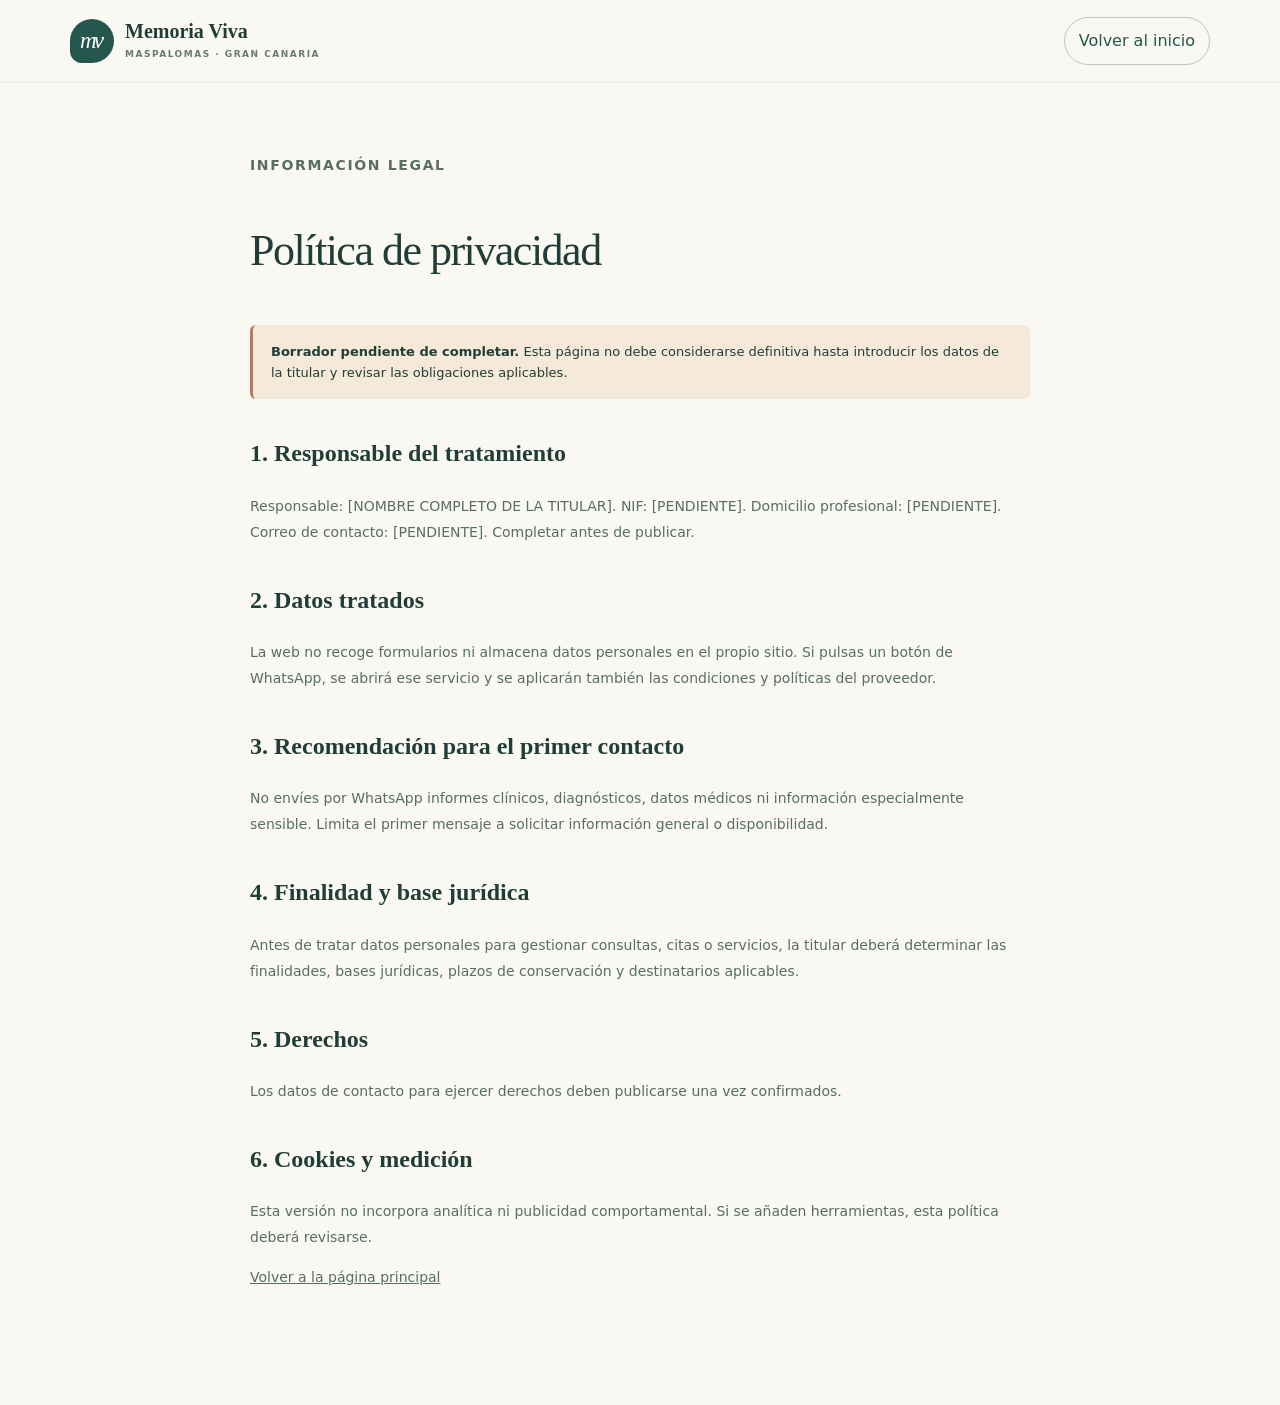
<file: privacidad.html>
<!doctype html><html lang="es"><head><meta charset="utf-8"><meta name="viewport" content="width=device-width,initial-scale=1"><meta name="robots" content="noindex"><title>Privacidad | Memoria Viva Maspalomas</title><link rel="icon" href="assets/favicon.svg" type="image/svg+xml"><link rel="stylesheet" href="styles.css"></head><body><header class="site-header"><div class="container nav-wrap"><a class="brand" href="index.html"><span class="brand-mark">mv</span><span><strong>Memoria Viva</strong><small>MASPALOMAS · GRAN CANARIA</small></span></a><a class="nav-cta" href="index.html">Volver al inicio</a></div></header><main class="legal-main"><article class="container legal-content"><p class="eyebrow">Información legal</p><h1>Política de privacidad</h1><div class="legal-alert"><strong>Borrador pendiente de completar.</strong> Esta página no debe considerarse definitiva hasta introducir los datos de la titular y revisar las obligaciones aplicables.</div><h2>1. Responsable del tratamiento</h2><p>Responsable: [NOMBRE COMPLETO DE LA TITULAR]. NIF: [PENDIENTE]. Domicilio profesional: [PENDIENTE]. Correo de contacto: [PENDIENTE]. Completar antes de publicar.</p><h2>2. Datos tratados</h2><p>La web no recoge formularios ni almacena datos personales en el propio sitio. Si pulsas un botón de WhatsApp, se abrirá ese servicio y se aplicarán también las condiciones y políticas del proveedor.</p><h2>3. Recomendación para el primer contacto</h2><p>No envíes por WhatsApp informes clínicos, diagnósticos, datos médicos ni información especialmente sensible. Limita el primer mensaje a solicitar información general o disponibilidad.</p><h2>4. Finalidad y base jurídica</h2><p>Antes de tratar datos personales para gestionar consultas, citas o servicios, la titular deberá determinar las finalidades, bases jurídicas, plazos de conservación y destinatarios aplicables.</p><h2>5. Derechos</h2><p>Los datos de contacto para ejercer derechos deben publicarse una vez confirmados.</p><h2>6. Cookies y medición</h2><p>Esta versión no incorpora analítica ni publicidad comportamental. Si se añaden herramientas, esta política deberá revisarse.</p><p><a href="index.html">Volver a la página principal</a></p></article></main></body></html>
</file>
<file: styles.css>
:root{--pine:#24564e;--pine-dark:#173f39;--sage:#e7eee6;--cream:#faf8f2;--paper:#fffdf8;--ink:#213d37;--muted:#687b73;--clay:#d98d71;--gold:#e6c77d;--line:#dce4dc;--radius:24px;--shadow:0 18px 55px rgba(30,66,57,.10)}*{box-sizing:border-box}html{scroll-behavior:smooth;scroll-padding-top:88px}body{margin:0;background:var(--cream);color:var(--ink);font-family:Inter,ui-sans-serif,system-ui,-apple-system,BlinkMacSystemFont,"Segoe UI",sans-serif;font-size:16px;line-height:1.65}a{color:inherit}button,a{-webkit-tap-highlight-color:transparent}a:focus-visible,button:focus-visible,summary:focus-visible{outline:3px solid #c57c5f;outline-offset:4px}.container{width:min(1140px,calc(100% - 40px));margin-inline:auto}.skip-link{position:absolute;top:-50px;left:12px;background:white;padding:10px;z-index:100}.skip-link:focus{top:12px}.site-header{position:sticky;top:0;z-index:50;background:rgba(250,248,242,.96);backdrop-filter:blur(14px);border-bottom:1px solid rgba(36,86,78,.09)}.nav-wrap{min-height:82px;display:flex;align-items:center;justify-content:space-between;gap:24px}.brand{display:inline-flex;align-items:center;gap:11px;text-decoration:none;flex-shrink:0}.brand-mark{display:grid;place-items:center;width:44px;height:44px;border-radius:50% 50% 50% 12px;background:var(--pine);color:#fff;font-family:Georgia,serif;font-size:23px;font-style:italic;letter-spacing:-3px;padding-right:3px}.brand strong{display:block;font-family:Georgia,serif;font-size:20px;line-height:1.1}.brand small{display:block;margin-top:5px;color:var(--muted);font-size:9px;font-weight:800;letter-spacing:1.5px}.nav-menu{display:flex;align-items:center;gap:24px}.nav-menu>a{text-decoration:none;font-size:13px;font-weight:650}.nav-menu>a:hover,.footer-links a:hover{color:#a35e45}.nav-menu .nav-cta,.nav-cta{padding:12px 17px;background:var(--pine);color:white;border-radius:100px;text-decoration:none}.menu-toggle{display:none;border:0;background:transparent;font-size:25px;color:var(--pine);cursor:pointer}.hero{position:relative;overflow:hidden;background:var(--sage);padding:78px 0 94px}.hero-grid{display:grid;grid-template-columns:1.02fr .98fr;align-items:center;gap:50px;position:relative;z-index:1}.eyebrow{display:flex;align-items:center;gap:9px;color:#a35e45;font-size:11px;font-weight:800;letter-spacing:1.65px;text-transform:uppercase;margin:0 0 20px}.eyebrow-dot{width:8px;height:8px;background:var(--clay);border-radius:50%}.hero h1,.section h2,.process-intro h2,.about-copy h2,.faq-grid h2,.contact-section h2{font-family:Georgia,serif;font-weight:500;letter-spacing:-2px;line-height:1.06;margin:0}.hero h1{font-size:clamp(43px,5.2vw,70px)}.hero h1 em,.section h2 em,.process-intro h2 em,.about-copy h2 em,.faq-grid h2 em{font-weight:400;color:#9b624b}.hero-lead{max-width:560px;color:#526b62;font-size:17px;line-height:1.8;margin:24px 0 28px}.hero-actions{display:flex;flex-wrap:wrap;gap:12px}.button{min-height:50px;display:inline-flex;align-items:center;justify-content:center;gap:13px;padding:13px 20px;border-radius:100px;text-decoration:none;font-weight:750;font-size:13px;transition:transform .2s,box-shadow .2s}.button:hover{transform:translateY(-2px)}.button-primary{background:var(--pine);color:white;box-shadow:0 9px 22px rgba(36,86,78,.17)}.button-primary:hover{background:var(--pine-dark)}.button-secondary{border:1px solid #bdcec2;color:var(--pine)}.hero-note{display:flex;align-items:center;gap:9px;margin-top:25px;font-size:11px;color:#60766d}.check-icon{display:grid;place-items:center;width:20px;height:20px;background:#d1e1d2;color:var(--pine);border-radius:50%;font-weight:900}.hero-art{height:440px;position:relative;display:grid;place-items:center}.sun{position:absolute;right:7%;top:2%;width:118px;height:118px;border-radius:50%;background:#edcf8e;opacity:.82}.art-card{position:relative;width:min(370px,84%);min-height:300px;padding:36px 34px;background:#fffdf7;border-radius:8px 8px 8px 48px;box-shadow:0 24px 70px rgba(37,79,66,.13);transform:rotate(-3deg);z-index:2;display:flex;flex-direction:column;justify-content:center}.art-kicker{font-size:9px;letter-spacing:1.8px;font-weight:850;color:#a35e45}.art-line{height:1px;background:#dfe5d9;margin:19px 0}.art-card p{font-family:Georgia,serif;font-size:27px;line-height:1.35;margin:0;color:#34574c}.art-bottom{display:flex;align-items:center;justify-content:space-between;margin-top:30px;font-size:8px;letter-spacing:1.1px;font-weight:800;color:#71867a}.art-spark{font-size:25px;color:#c98a6c}.plant{position:absolute;width:145px;height:190px;right:1%;bottom:7%;z-index:3}.plant b{position:absolute;bottom:0;left:50%;width:7px;height:120px;background:#6f9178;border-radius:10px;transform:rotate(8deg)}.plant i{position:absolute;display:block;width:45px;height:70px;background:#87a58b;border-radius:100% 0 100% 0;transform-origin:bottom center}.plant i:nth-child(1){left:37px;bottom:80px;transform:rotate(-42deg)}.plant i:nth-child(2){left:65px;bottom:110px;transform:rotate(35deg);background:#6f9479}.plant i:nth-child(3){left:30px;bottom:28px;transform:rotate(-60deg);background:#a0b9a0}.floating-tag{position:absolute;left:0;bottom:12%;z-index:4;display:flex;align-items:center;gap:10px;background:white;padding:13px 16px;border-radius:14px;box-shadow:var(--shadow)}.tag-icon{font-size:24px;color:#b7785c}.floating-tag strong,.floating-tag small{display:block}.floating-tag strong{font-size:11px}.floating-tag small{font-size:10px;color:var(--muted)}.hero-wave{position:absolute;bottom:-1px;left:0;width:100%;height:30px;background:var(--cream);clip-path:ellipse(60% 50% at 50% 100%)}.trust-strip{padding:24px 0;background:var(--cream)}.trust-grid{display:grid;grid-template-columns:repeat(3,1fr);gap:25px}.trust-grid>div{display:flex;align-items:center;justify-content:center;gap:13px}.trust-number{font-family:Georgia,serif;font-size:25px;color:#b77a5f}.trust-grid p{font-size:12px;font-weight:750;margin:0}.section{padding:94px 0}.section-heading{text-align:center;max-width:760px;margin:0 auto 46px}.section-heading .eyebrow{justify-content:center}.section h2,.process-intro h2,.about-copy h2,.faq-grid h2{font-size:clamp(38px,4vw,54px)}.section-heading>p:last-child{max-width:610px;margin:22px auto 0;color:var(--muted);font-size:15px}.service-grid{display:grid;grid-template-columns:repeat(3,1fr);gap:20px}.service-card{padding:30px 27px;background:var(--paper);border:1px solid #e4e8df;border-radius:var(--radius);min-height:320px;display:flex;flex-direction:column;align-items:flex-start;box-shadow:0 8px 30px rgba(40,70,58,.025)}.service-card.featured{background:#f0f3e9;border-color:#d9e1d3;transform:translateY(-10px)}.service-icon{width:52px;height:52px;display:grid;place-items:center;border-radius:17px;font-size:24px;margin-bottom:23px}.service-icon.sage{background:#e1eadd;color:#3f6c59}.service-icon.clay{background:#f4e0d6;color:#a55d44}.service-icon.gold{background:#f5edcf;color:#8d7137}.card-label{font-size:9px;font-weight:850;letter-spacing:1.5px;color:#9b6c55;margin:0 0 10px}.service-card h3{font-family:Georgia,serif;font-size:24px;font-weight:500;margin:0 0 12px}.service-card>p:not(.card-label){font-size:13px;line-height:1.8;color:var(--muted);margin:0 0 25px}.text-link{margin-top:auto;text-decoration:none;color:var(--pine);font-size:12px;font-weight:800}.text-link span{margin-left:6px}.section-footnote{font-size:11px;color:#7a8981;text-align:center;max-width:850px;margin:32px auto 0}.process-section{background:#eaf0e8}.process-grid{display:grid;grid-template-columns:.8fr 1.2fr;gap:100px;align-items:start}.process-intro>p:not(.eyebrow){color:var(--muted);font-size:15px;line-height:1.8;margin:24px 0}.process-intro .button{margin-top:8px}.steps{border-top:1px solid #d2ded2}.step{display:grid;grid-template-columns:52px 1fr;gap:18px;padding:26px 0;border-bottom:1px solid #d2ded2}.step-number{width:42px;height:42px;display:grid;place-items:center;border:1px solid #c0d0c0;border-radius:50%;font-family:Georgia,serif;font-size:18px;color:#a35e45}.step h3{margin:0 0 6px;font-size:17px}.step p{margin:0;color:var(--muted);font-size:13px;line-height:1.8}.about-section{background:var(--paper)}.about-grid{display:grid;grid-template-columns:1fr 1fr;gap:90px;align-items:center}.about-visual{height:410px;position:relative;display:grid;place-items:center;background:#f1e9dc;border-radius:48% 48% 12px 12px;overflow:hidden}.about-circle{position:absolute;border:1px solid rgba(36,86,78,.17);border-radius:50%}.circle-one{width:350px;height:350px}.circle-two{width:270px;height:270px}.about-quote{position:relative;width:250px;background:var(--pine);color:white;padding:30px 28px;border-radius:8px 8px 8px 38px;box-shadow:var(--shadow);transform:rotate(2deg)}.quote-mark{font-family:Georgia,serif;font-size:43px;line-height:.8;color:#e7c68d}.about-quote p{font-family:Georgia,serif;font-size:21px;line-height:1.35;margin:10px 0 22px}.quote-line{display:block;width:34px;height:2px;background:#d7b47d;margin-bottom:12px}.about-quote small{font-size:8px;letter-spacing:1.5px;font-weight:800;color:#dbe5d9}.about-copy>p:not(.eyebrow){font-size:14px;color:var(--muted);line-height:1.9;margin:22px 0}.values-list{display:flex;flex-wrap:wrap;gap:8px;margin-top:25px}.values-list span{padding:8px 12px;background:#edf2eb;border-radius:100px;font-size:10px;font-weight:750;color:#496a5a}.faq-section{background:var(--cream)}.faq-grid{display:grid;grid-template-columns:.7fr 1.3fr;gap:90px}.faq-grid>div:first-child>p:last-child{color:var(--muted);font-size:14px;max-width:300px;margin-top:22px}.faq-list{border-top:1px solid var(--line)}.faq-list details{border-bottom:1px solid var(--line);padding:20px 0}.faq-list summary{list-style:none;cursor:pointer;font-size:14px;font-weight:750;display:flex;justify-content:space-between;gap:15px}.faq-list summary::-webkit-details-marker{display:none}.faq-list summary::after{content:'+';font-size:22px;font-weight:400;color:#a35e45}.faq-list details[open] summary::after{content:'−'}.faq-list details p{font-size:13px;line-height:1.8;color:var(--muted);margin:14px 30px 0 0}.contact-section{background:var(--pine);padding:80px 0;color:white;position:relative;overflow:hidden}.contact-section:before{content:'';position:absolute;width:420px;height:420px;border:1px solid rgba(255,255,255,.08);border-radius:50%;right:-100px;top:-190px}.contact-grid{display:grid;grid-template-columns:1fr .78fr;gap:80px;align-items:center;position:relative}.eyebrow.light{color:#e6c77d}.contact-section h2{font-size:clamp(42px,5vw,62px)}.contact-grid>div:first-child>p:not(.eyebrow){color:#d2e0d6;max-width:460px;line-height:1.8;margin-top:22px}.contact-card{background:#fffdf8;color:var(--ink);padding:29px;border-radius:23px;box-shadow:0 25px 65px rgba(13,43,36,.2)}.contact-card-top{display:flex;gap:14px;align-items:center;margin-bottom:23px}.whatsapp-mark{display:grid;place-items:center;width:48px;height:48px;background:#dfece0;color:#2d7053;border-radius:15px;font-size:23px}.contact-card-top strong,.contact-card-top small{display:block}.contact-card-top strong{font-size:14px}.contact-card-top small{font-size:11px;color:var(--muted);margin-top:4px}.button-light{width:100%;background:var(--pine);color:white;justify-content:space-between}.contact-small{font-size:10px;line-height:1.7;color:#78867e;margin:13px 0 0}.contact-divider{height:1px;background:var(--line);margin:23px 0}.contact-zone{display:flex;gap:10px;align-items:center;font-size:11px;color:#62756b;margin:8px 0}.site-footer{background:#f4f1e8;padding:35px 0 20px}.footer-top{display:flex;align-items:center;justify-content:space-between;gap:20px;padding-bottom:26px;border-bottom:1px solid #e0e1d8}.footer-brand .brand-mark{width:38px;height:38px;font-size:20px}.footer-brand strong{font-size:18px}.footer-links{display:flex;gap:24px}.footer-links a{text-decoration:none;font-size:11px;font-weight:700;color:#64766d}.footer-bottom{display:flex;justify-content:space-between;gap:20px;padding:18px 0 4px}.footer-bottom p,.footer-disclaimer{font-size:10px;color:#829087;margin:0}.footer-disclaimer{padding-top:12px;max-width:900px;line-height:1.6}.floating-whatsapp{position:fixed;right:20px;bottom:18px;z-index:40;display:flex;align-items:center;gap:9px;padding:13px 17px;border-radius:100px;background:#1e7251;color:white;text-decoration:none;font-size:12px;font-weight:800;box-shadow:0 8px 28px rgba(18,64,44,.24)}.floating-whatsapp span:first-child{font-size:19px}.toast{position:fixed;left:50%;bottom:24px;transform:translate(-50%,20px);padding:12px 18px;background:#183f38;color:white;border-radius:12px;font-size:12px;max-width:calc(100% - 32px);opacity:0;pointer-events:none;transition:.25s;z-index:100}.toast.visible{opacity:1;transform:translate(-50%,0)}.legal-main{padding:70px 0 100px;min-height:65vh}.legal-content{max-width:780px;margin:auto}.legal-content h1{font-family:Georgia,serif;font-size:44px;font-weight:500;letter-spacing:-1.5px}.legal-content h2{font-family:Georgia,serif;margin-top:35px}.legal-content p,.legal-content li{color:#586e63;line-height:1.85;font-size:14px}.legal-alert{padding:16px 18px;background:#f5e9d9;border-left:3px solid #b67a5e;border-radius:6px;font-size:13px}@media(max-width:900px){.nav-menu{gap:14px}.nav-menu>a{font-size:12px}.hero-grid{gap:20px}.hero-art{height:390px}.art-card{width:85%;padding:29px}.plant{right:-3%}.process-grid,.faq-grid{gap:45px}.about-grid{gap:45px}.contact-grid{gap:40px}}@media(max-width:720px){.container{width:min(100% - 32px,560px)}.nav-wrap{min-height:72px}.menu-toggle{display:block}.nav-menu{display:none;position:absolute;top:71px;left:0;right:0;padding:18px 22px 22px;background:var(--cream);border-bottom:1px solid var(--line);flex-direction:column;align-items:stretch;gap:0}.nav-menu.open{display:flex}.nav-menu>a{padding:13px 3px;font-size:14px}.nav-menu .nav-cta{text-align:center;margin-top:8px;padding:13px}.hero{padding:55px 0 65px}.hero-grid{grid-template-columns:1fr;gap:12px}.hero h1{font-size:clamp(43px,11vw,61px);letter-spacing:-1.8px}.hero-lead{font-size:15px}.hero-art{height:330px;margin-top:0}.sun{width:86px;height:86px;right:7%;top:1%}.art-card{min-height:250px;width:74%;padding:25px;transform:rotate(-2deg)}.art-card p{font-size:23px}.plant{height:145px;width:100px;right:0;bottom:5%;transform:scale(.8);transform-origin:bottom right}.plant b{height:90px}.floating-tag{left:0;bottom:0;padding:10px 12px}.hero-note{font-size:10px}.trust-grid{grid-template-columns:1fr;gap:12px}.trust-grid>div{justify-content:flex-start;padding-left:15%}.section{padding:72px 0}.section-heading{margin-bottom:30px}.section-heading>p:last-child{font-size:14px}.service-grid{grid-template-columns:1fr;gap:14px}.service-card{min-height:0;padding:25px}.service-card.featured{transform:none}.service-icon{margin-bottom:16px}.process-grid,.about-grid,.faq-grid,.contact-grid{grid-template-columns:1fr;gap:35px}.process-intro h2,.about-copy h2,.faq-grid h2,.section h2{font-size:43px}.process-intro>p:not(.eyebrow){margin:18px 0}.about-visual{height:330px;order:2}.about-copy{order:1}.circle-one{width:290px;height:290px}.circle-two{width:220px;height:220px}.about-quote{width:235px;padding:25px}.faq-grid{gap:25px}.contact-section{padding:65px 0}.contact-grid{gap:28px}.contact-card{padding:23px}.footer-top{align-items:flex-start;flex-direction:column}.footer-links{gap:18px;flex-wrap:wrap}.footer-bottom{flex-direction:column;gap:7px}.floating-whatsapp{right:13px;bottom:12px;padding:12px 14px}.footer-disclaimer{padding-right:35px}}@media(prefers-reduced-motion:reduce){html{scroll-behavior:auto}*,*::before,*::after{transition:none!important;animation:none!important}}

/* Portada sencilla y accesible de Memoria Viva */
.welcome-hero{background:var(--sage);padding:66px 0 76px;position:relative;overflow:hidden}
.welcome-inner{max-width:880px;margin-inline:auto}
.welcome-inner>.eyebrow{justify-content:center;margin-bottom:16px}
.welcome-inner h1{text-align:center;font-family:Georgia,serif;font-weight:500;letter-spacing:-2px;line-height:1.08;font-size:clamp(42px,6vw,64px);margin:0}
.welcome-inner h1 em{font-weight:400;color:#9b624b}
.welcome-lead{max-width:650px;text-align:center;margin:20px auto 30px;color:#526b62;font-size:18px;line-height:1.75}
.welcome-question{text-align:center;font-size:20px;font-weight:800;margin:0 0 18px}
.welcome-options{display:grid;grid-template-columns:repeat(2,minmax(0,1fr));gap:16px}
.welcome-option{display:flex;align-items:center;gap:17px;min-height:112px;padding:20px 22px;background:var(--paper);border:2px solid transparent;border-radius:20px;text-decoration:none;box-shadow:0 8px 25px rgba(30,66,57,.06);transition:transform .18s,border-color .18s,box-shadow .18s}
.welcome-option:hover{transform:translateY(-3px);border-color:#b6cdb9;box-shadow:0 12px 30px rgba(30,66,57,.10)}
.welcome-icon{display:grid;place-items:center;flex:0 0 58px;width:58px;height:58px;border-radius:18px;background:#e1eadd;font-size:29px}
.option-talk .welcome-icon{background:#f4e0d6}.option-photos .welcome-icon{background:#f5edcf}.option-share .welcome-icon{background:#e5e4f2}
.welcome-option-copy{display:block;min-width:0;flex:1}
.welcome-option-copy strong{display:block;font-family:Georgia,serif;font-size:21px;line-height:1.25;font-weight:600}
.welcome-option-copy small{display:block;margin-top:7px;color:var(--muted);font-size:14px;line-height:1.4}
.welcome-arrow{font-size:25px;color:var(--pine);flex:0 0 auto}
.welcome-reassurance{display:flex;align-items:center;justify-content:center;gap:9px;margin:25px 0 0;color:#526b62;font-size:13px;text-align:center}
.welcome-reassurance span{font-size:20px;color:#a35e45}
@media(max-width:720px){.welcome-hero{padding:43px 0 50px}.welcome-inner h1{font-size:clamp(39px,10vw,54px);letter-spacing:-1.5px}.welcome-lead{font-size:16px;margin:17px auto 25px}.welcome-question{font-size:19px}.welcome-options{grid-template-columns:1fr;gap:12px}.welcome-option{min-height:94px;padding:16px;gap:14px;border-radius:17px}.welcome-icon{flex-basis:52px;width:52px;height:52px;border-radius:15px;font-size:26px}.welcome-option-copy strong{font-size:19px}.welcome-option-copy small{font-size:13px}.welcome-reassurance{font-size:12px;line-height:1.6;align-items:flex-start}}
@media(prefers-reduced-motion:reduce){.welcome-option{transition:none}}


/* Ajustes de lectura y navegación móvil: tarjetas claramente separadas */
.welcome-hero{background:var(--cream);padding:30px 0 54px;overflow:visible}
.welcome-inner{max-width:820px}
.welcome-inner>.eyebrow{justify-content:flex-start;margin-bottom:24px}
.welcome-inner h1{text-align:left;font-family:ui-sans-serif,system-ui,-apple-system,"Segoe UI",sans-serif;font-weight:800;letter-spacing:-1.7px;line-height:1.12;font-size:clamp(36px,5.5vw,58px);margin:0;color:var(--pine-dark)}
.welcome-inner h1 em{color:var(--pine);font-style:italic}
.welcome-lead{max-width:760px;text-align:left;margin:22px 0 26px;color:var(--ink);font-size:clamp(17px,2vw,20px);line-height:1.75}
.welcome-question{text-align:left;font-size:clamp(19px,2.5vw,23px);font-weight:750;margin:0 0 17px}
.welcome-options{display:grid;grid-template-columns:repeat(2,minmax(0,1fr));gap:14px;margin-top:0}
.welcome-options>.welcome-option{display:flex;align-items:center;gap:14px;min-width:0;min-height:104px;padding:17px 18px;background:var(--paper);border:1px solid var(--line);border-radius:18px;text-decoration:none!important;box-shadow:0 5px 18px rgba(30,66,57,.055);color:var(--pine-dark);white-space:normal;overflow-wrap:anywhere}
.welcome-options>.welcome-option:hover,.welcome-options>.welcome-option:focus-visible{border-color:#91b3a0;box-shadow:0 8px 24px rgba(30,66,57,.10);transform:translateY(-1px)}
.welcome-option-copy{display:block;flex:1;min-width:0}
.welcome-option-copy strong{display:block;font-family:inherit;font-size:18px;line-height:1.35;font-weight:800;text-decoration:none}
.welcome-option-copy small{display:block;margin-top:5px;color:var(--muted);font-size:13px;line-height:1.5;text-decoration:none}
.welcome-icon{flex:0 0 48px;width:48px;height:48px;border-radius:14px;font-size:25px}
.welcome-arrow{font-size:23px}
.welcome-reassurance{justify-content:flex-start;margin:22px 0 0;text-align:left;font-size:13px;line-height:1.6}
.services-section{padding-top:64px}
.section-heading{margin-bottom:34px}
.floating-whatsapp{right:16px;bottom:16px;padding:11px 15px;font-size:12px;box-shadow:0 5px 18px rgba(18,64,44,.18)}
@media(max-width:720px){
 .welcome-hero{padding:26px 0 38px}
 .welcome-inner>.eyebrow{justify-content:flex-start;margin-bottom:20px;font-size:11px;letter-spacing:1.2px}
 .welcome-inner h1{font-size:clamp(35px,9vw,47px);letter-spacing:-1.2px;line-height:1.15}
 .welcome-lead{font-size:17px;line-height:1.7;margin:18px 0 23px}
 .welcome-question{font-size:20px;margin-bottom:15px}
 .welcome-options{grid-template-columns:minmax(0,1fr);gap:11px}
 .welcome-options>.welcome-option{min-height:88px;padding:14px 15px;gap:13px;border-radius:16px}
 .welcome-icon{flex-basis:46px;width:46px;height:46px;font-size:24px}
 .welcome-option-copy strong{font-size:17px;line-height:1.35}
 .welcome-option-copy small{font-size:13px;line-height:1.4;margin-top:4px}
 .welcome-arrow{font-size:22px}
 .welcome-reassurance{font-size:12px;margin-top:19px}
 .services-section{padding-top:48px}
 .section-heading .eyebrow{justify-content:center}
 .section-heading h2{font-size:clamp(34px,8vw,42px);letter-spacing:-1px;line-height:1.12}
 .floating-whatsapp{right:12px;bottom:12px;padding:10px 13px}
}


/* Prioridad visual: primero las actividades; contacto secundario y discreto */
.nav-menu .nav-cta,.nav-cta{background:transparent;color:var(--pine);border:1px solid #b9c9bd;padding:10px 14px}
.nav-menu .nav-cta:hover,.nav-cta:hover{background:#edf2eb;color:var(--pine-dark)}
.welcome-hero{background:linear-gradient(180deg,#edf2e9 0%,var(--cream) 100%);padding-top:38px;padding-bottom:58px}
.welcome-inner{max-width:900px}
.welcome-inner>.eyebrow{margin-bottom:20px}
.welcome-inner h1{font-family:Georgia,serif;font-weight:600;letter-spacing:-1.8px;font-size:clamp(39px,5.8vw,62px)}
.welcome-inner h1 em{font-weight:400;color:#9b624b}
.welcome-lead{max-width:720px;font-size:clamp(17px,2vw,19px);line-height:1.75}
.welcome-question{margin-top:30px;margin-bottom:18px;font-size:clamp(20px,2.6vw,24px)}
.welcome-options>.welcome-option{min-height:116px;padding:20px 21px;border-radius:20px;background:rgba(255,253,248,.96);border-color:#e1e8de;box-shadow:0 8px 25px rgba(30,66,57,.07)}
.welcome-icon{flex-basis:54px;width:54px;height:54px;font-size:27px}
.welcome-option-copy strong{font-size:19px}
.welcome-option-copy small{font-size:14px}
.welcome-reassurance{margin-top:26px}
.floating-whatsapp{display:none!important}
.contact-section{padding:58px 0}
.contact-grid{gap:50px}
.contact-card{max-width:390px;justify-self:end}
@media(max-width:720px){
 .welcome-hero{padding:28px 0 38px}
 .welcome-inner h1{font-size:clamp(37px,9.4vw,49px);letter-spacing:-1.1px}
 .welcome-lead{font-size:16px;line-height:1.7;margin:17px 0 20px}
 .welcome-question{margin-top:24px;font-size:20px}
 .welcome-options>.welcome-option{min-height:91px;padding:14px 15px;gap:12px}
 .welcome-icon{flex-basis:46px;width:46px;height:46px;font-size:23px}
 .welcome-option-copy strong{font-size:17px}
 .welcome-option-copy small{font-size:13px}
 .welcome-reassurance{margin-top:19px}
 .nav-menu .nav-cta{background:transparent;color:var(--pine);border:1px solid #b9c9bd}
 .contact-section{padding:48px 0}
 .contact-card{max-width:none;justify-self:stretch}
}
</file>
<file: juegos.css>
.games-hero{background:#e7eee6;padding:76px 0 70px;position:relative;overflow:hidden}.games-hero:after{content:"✳";position:absolute;right:8%;top:5%;font-size:190px;color:rgba(36,86,78,.06);line-height:1}.games-hero-inner{position:relative;z-index:1}.games-hero h1{font-family:Georgia,serif;font-size:clamp(44px,6vw,72px);line-height:1.03;letter-spacing:-2px;font-weight:500;margin:0}.games-hero h1 em{color:#9b624b;font-weight:400}.games-hero-inner>p:not(.eyebrow){max-width:650px;color:#526b62;font-size:16px;line-height:1.85;margin:24px 0}.games-hero-badges{display:flex;gap:10px;flex-wrap:wrap;margin-top:24px}.games-hero-badges span{border:1px solid #c7d6c8;padding:8px 12px;border-radius:100px;font-size:11px;font-weight:750;color:#426657}.games-heading{margin-bottom:35px}.game-tabs{display:grid;grid-template-columns:repeat(6,1fr);gap:12px;margin-bottom:25px}.game-tab{display:flex;flex-direction:column;align-items:flex-start;text-align:left;gap:5px;min-height:132px;padding:17px 15px;border:1px solid #e1e7df;border-radius:17px;background:#fffdf8;color:#24483f;cursor:pointer;transition:transform .18s,border-color .18s,background .18s}.game-tab:hover{transform:translateY(-2px);border-color:#a9c1ae}.game-tab.active{background:#e7eee6;border:2px solid #5e8870;padding:16px 14px}.game-tab>span{font-size:25px;margin-bottom:3px}.game-tab strong{font-size:12px}.game-tab small{font-size:10px;color:#718279;line-height:1.4}.game-stage{background:#fffdf8;border:1px solid #e3e8e0;border-radius:26px;box-shadow:0 15px 45px rgba(35,70,57,.05);overflow:hidden}.game-panel{display:none;padding:clamp(22px,4vw,42px)}.game-panel.active{display:block;animation:game-in .25s ease-out}@keyframes game-in{from{opacity:.5;transform:translateY(5px)}to{opacity:1;transform:translateY(0)}}.game-panel-head{display:flex;align-items:center;justify-content:space-between;gap:20px;border-bottom:1px solid #e6e9e1;padding-bottom:22px;margin-bottom:25px}.game-panel-head .card-label{margin-bottom:6px}.game-panel-head h3{font-family:Georgia,serif;font-size:clamp(25px,3vw,34px);font-weight:500;letter-spacing:-.5px;margin:0 0 7px}.game-panel-head p:not(.card-label){font-size:13px;line-height:1.75;color:#6c7d73;max-width:650px;margin:0}.game-illustration{display:grid;place-items:center;width:68px;height:68px;flex:0 0 68px;background:#edf2e9;border-radius:22px;font-size:34px}.game-status{display:flex;justify-content:space-between;gap:15px;flex-wrap:wrap;color:#65786d;font-size:12px;margin-bottom:17px}.memory-grid{display:grid;grid-template-columns:repeat(6,minmax(0,1fr));gap:12px;max-width:690px;margin:0 auto}.memory-card{min-height:91px;border:1px solid #d6e1d6;border-radius:15px;background:#eaf0e8;display:grid;place-items:center;font-size:32px;cursor:pointer;box-shadow:0 3px 0 #d2dfd1;transition:transform .15s,background .15s}.memory-card:hover{transform:translateY(-2px)}.memory-card.revealed,.memory-card.matched{background:#fff6e8;border-color:#e2cba9;box-shadow:none}.memory-card.matched{background:#e3f0e2;border-color:#b4d0b5}.memory-card:disabled{cursor:default}.game-actions{display:flex;align-items:center;gap:14px;flex-wrap:wrap;margin-top:23px}.game-actions .button,.quiz-card>.button,.word-card>.button,.prompt-actions .button{border:0;cursor:pointer}.gentle-note{font-size:11px;color:#77867e}.quiz-card{max-width:690px;margin:0 auto;text-align:center;padding:12px 0}.quiz-counter{display:inline-block;font-size:10px;font-weight:800;letter-spacing:1.3px;text-transform:uppercase;color:#a35e45;background:#f7e9de;border-radius:100px;padding:7px 12px}.quiz-card h4{font-family:Georgia,serif;font-size:clamp(27px,4vw,38px);font-weight:500;line-height:1.3;margin:20px 0 24px}.quiz-options{display:grid;grid-template-columns:1fr 1fr;gap:12px}.quiz-option{padding:15px 16px;min-height:57px;background:#f3f5ef;border:1px solid #dfe6dc;border-radius:13px;font:inherit;font-size:14px;font-weight:700;color:#294d42;cursor:pointer}.quiz-option:hover:not(:disabled){border-color:#82a68a;background:#e9f1e7}.quiz-option.correct{background:#e0efdf;border-color:#78a77b}.quiz-option.incorrect{background:#f8e6dc;border-color:#d99b7e}.quiz-option:disabled{cursor:default}.game-feedback{min-height:25px;font-size:13px;color:#5d7866;margin:15px 0}.quiz-card>.button{margin:8px auto 0}.word-card{max-width:650px;margin:0 auto;text-align:center;padding:8px 0}.word-label{font-size:10px;font-weight:850;letter-spacing:1.5px;color:#9b6c55}.starting-word{font-family:Georgia,serif;font-size:clamp(44px,7vw,65px);letter-spacing:2px;color:#24564e;margin:8px 0}.word-card>p:not(.word-label){color:#667b70;font-size:14px}.word-form{max-width:520px;text-align:left;margin:25px auto 0}.word-form label{display:block;font-size:12px;font-weight:800;margin-bottom:8px}.word-input-row{display:flex;gap:9px}.word-input-row input{flex:1;min-width:0;border:1px solid #cfdacf;background:#fff;border-radius:12px;padding:13px 15px;font:inherit;font-size:14px}.word-history{display:flex;gap:7px;flex-wrap:wrap;justify-content:center;margin:20px 0}.word-chip{background:#e7eee6;color:#315c4b;padding:7px 11px;border-radius:100px;font-size:12px;font-weight:700}.song-note{font-family:Georgia,serif;font-size:58px;color:#bd8769;margin:12px 0 0}.song-clue{font-family:Georgia,serif;font-size:22px;line-height:1.5;max-width:550px;margin:8px auto 22px}.quiz-card .gentle-note{display:block;margin-top:20px}.scene-card{max-width:740px;margin:0 auto;text-align:center}.scene-instruction{font-size:13px;color:#65786d}.object-scene{display:grid;grid-template-columns:repeat(5,1fr);gap:12px;margin:20px 0}.scene-object{display:flex;flex-direction:column;align-items:center;justify-content:center;gap:7px;min-height:110px;background:#f0f3ec;border:1px solid #e1e7dc;border-radius:15px;font-size:35px}.scene-object small{font-size:11px;color:#65786d;font-weight:750}.scene-actions{justify-content:center}.scene-answers{display:flex;flex-wrap:wrap;justify-content:center;gap:9px}.scene-answer{padding:10px 15px;border:1px solid #d6e1d6;border-radius:100px;background:#fff;font:inherit;font-size:12px;font-weight:700;cursor:pointer}.scene-answer:hover{background:#e8f0e7}.memory-prompt-card{max-width:650px;margin:0 auto;text-align:center;padding:25px 20px 15px;background:#f1f3e9;border-radius:22px}.prompt-flower{font-size:35px;color:#b77a5f}.prompt-category{font-size:10px;letter-spacing:1.6px;font-weight:850;color:#a35e45}.memory-prompt-card h4{font-family:Georgia,serif;font-size:clamp(25px,4vw,36px);line-height:1.35;font-weight:500;max-width:550px;margin:16px auto}.prompt-support{font-size:12px;color:#718077;line-height:1.7;max-width:430px;margin:15px auto 24px}.prompt-actions{display:flex;justify-content:center;flex-wrap:wrap;gap:10px}.games-disclaimer{max-width:850px;margin:25px auto 0;text-align:center;font-size:11px;line-height:1.8;color:#79877e}.games-contact{background:#24564e;color:white;padding:65px 0}.games-contact-inner{display:flex;justify-content:space-between;align-items:center;gap:35px}.games-contact h2{font-family:Georgia,serif;font-size:clamp(35px,4.5vw,52px);font-weight:500;line-height:1.1;letter-spacing:-1px;margin:0}.games-contact-inner>div>p:not(.eyebrow){font-size:13px;color:#d2e0d6;line-height:1.8;max-width:520px;margin:15px 0 0}.games-contact .button{flex-shrink:0}.games-page .site-footer{padding-top:30px}@media(max-width:950px){.game-tabs{grid-template-columns:repeat(3,1fr)}.memory-grid{gap:9px}.memory-card{min-height:80px}.games-contact-inner{align-items:flex-start;flex-direction:column}}@media(max-width:600px){.games-hero{padding:55px 0 50px}.games-hero h1{font-size:clamp(42px,11vw,58px)}.games-hero-inner>p:not(.eyebrow){font-size:14px}.game-tabs{grid-template-columns:repeat(2,minmax(0,1fr));gap:9px}.game-tab{min-height:112px;padding:13px}.game-tab.active{padding:12px}.game-panel{padding:20px 15px}.game-panel-head{align-items:flex-start;gap:10px}.game-illustration{width:48px;height:48px;flex-basis:48px;font-size:25px;border-radius:15px}.game-panel-head h3{font-size:26px}.memory-grid{grid-template-columns:repeat(4,minmax(0,1fr));gap:8px}.memory-card{min-height:68px;font-size:27px;border-radius:12px}.game-status{font-size:11px}.quiz-options{grid-template-columns:1fr}.quiz-option{min-height:52px}.word-input-row{flex-direction:column}.word-input-row .button{width:100%}.object-scene{grid-template-columns:repeat(3,1fr);gap:8px}.scene-object{min-height:86px;font-size:29px}.scene-object small{font-size:10px}.games-contact{padding:55px 0}.games-contact-inner{gap:24px}.games-contact .button{width:100%}}@media(prefers-reduced-motion:reduce){.game-panel.active{animation:none}.game-tab,.memory-card{transition:none}}
.play-settings{display:grid;grid-template-columns:1fr 1fr;gap:18px;background:#f7f7f0;border:1px solid #e1e7dc;border-radius:18px;padding:18px 20px;margin:0 0 22px}
.setting-group{display:flex;flex-direction:column;gap:9px}.setting-label{font-size:12px;font-weight:800;color:#294d42}.setting-options{display:flex;flex-wrap:wrap;gap:7px}
.setting-button{border:1px solid #d4dfd3;background:#fff;border-radius:100px;padding:10px 13px;font:inherit;font-size:12px;font-weight:700;color:#426657;cursor:pointer;min-height:42px}
.setting-button.active{background:#24564e;border-color:#24564e;color:#fff}.setting-button:focus-visible,.game-tab:focus-visible,.quiz-option:focus-visible,.memory-card:focus-visible,.scene-answer:focus-visible{outline:3px solid #c17c52;outline-offset:3px}
.play-guidance{grid-column:1/-1;margin:0;color:#65786d;font-size:12px;line-height:1.65}
.game-tabs{grid-template-columns:repeat(4,minmax(0,1fr))}
.memory-card{touch-action:manipulation;min-height:96px}
.quiz-option{line-height:1.45}
.scene-object{user-select:none}
.scene-answer:disabled{opacity:.7;cursor:default}
@media(max-width:950px){.game-tabs{grid-template-columns:repeat(3,minmax(0,1fr))}}
@media(max-width:600px){.play-settings{grid-template-columns:1fr;padding:15px;gap:15px}.setting-options{gap:6px}.setting-button{padding:9px 11px;min-height:44px}.play-guidance{grid-column:auto}.game-tabs{grid-template-columns:repeat(2,minmax(0,1fr))}.memory-card{min-height:72px}}
@media(prefers-contrast:more){.setting-button,.quiz-option,.scene-answer,.memory-card{border-width:2px}}

.interest-picker{grid-column:1/-1;border-top:1px solid #e1e7dc;padding-top:14px;display:flex;flex-direction:column;gap:9px}.interest-options{display:flex;flex-wrap:wrap;gap:8px}.interest-chip{border:1px solid #d4dfd3;border-radius:100px;background:#fff;padding:9px 13px;color:#426657;font:inherit;font-size:12px;font-weight:700;min-height:42px;cursor:pointer}.interest-chip.active{background:#e2eee2;border-color:#6d9a7e;color:#204d3c}.interest-chip:focus-visible,.assistive-button:focus-visible{outline:3px solid #c17c52;outline-offset:3px}.interest-note{font-size:12px;color:#65786d;margin:0}
.assistive-tools{display:flex;gap:9px;flex-wrap:wrap;margin:18px 0 0}.assistive-button{border:1px solid #cddbd0;background:#fff;color:#24564e;border-radius:12px;padding:10px 14px;min-height:44px;font:inherit;font-size:13px;font-weight:700;cursor:pointer}.assistive-button:disabled{opacity:.45;cursor:not-allowed}.assistive-feedback{flex-basis:100%;margin:0;color:#5a6d60;font-size:13px;line-height:1.6}
.photo-activity{display:grid;grid-template-columns:minmax(0,1.2fr) minmax(0,1fr);gap:22px;align-items:start}.photo-frame{background:#f2f1e9;border-radius:18px;overflow:hidden;border:1px solid #e1e7dc}.photo-frame img{display:block;width:100%;height:320px;object-fit:cover;background:#e6e5dc}.photo-credit{margin:0;padding:10px 13px;font-size:11px;line-height:1.6;color:#637267}.photo-credit a{color:#24564e;text-decoration:underline}.photo-question{background:#f8f8f2;border-radius:18px;padding:20px}.photo-question h4{font-size:22px;line-height:1.4;margin:8px 0 12px;color:#233f36}.photo-question p{line-height:1.65;color:#5d7065}.photo-actions{display:flex;flex-wrap:wrap;gap:8px;margin-top:16px}.photo-actions .button{min-height:44px}.hinted-option{opacity:.45;text-decoration:line-through}
@media(max-width:700px){.interest-picker{grid-column:auto}.photo-activity{grid-template-columns:1fr;gap:14px}.photo-frame img{height:230px}.photo-question{padding:16px}.photo-question h4{font-size:20px}.assistive-tools{gap:7px}.assistive-button{flex:1 1 auto}}

/* Corrección visual del panel de preferencias: estilos aislados de reglas globales. */
body.games-page .play-settings{display:grid;grid-template-columns:1fr 1fr;gap:18px;background:#f7f7f0;border:1px solid #e1e7dc;border-radius:18px;padding:20px;margin:0 0 24px;color:#24483f}
body.games-page .setting-group{display:flex;flex-direction:column;align-items:flex-start;gap:10px;min-width:0}
body.games-page .setting-label{display:block;font-family:inherit;font-size:14px;line-height:1.4;font-weight:750;color:#294d42;margin:0}
body.games-page .setting-options,body.games-page .interest-options{display:flex;flex-wrap:wrap;gap:8px;align-items:center}
body.games-page .setting-button,body.games-page .interest-chip{appearance:none;-webkit-appearance:none;display:inline-flex;align-items:center;justify-content:center;min-height:44px;padding:10px 15px;border:1px solid #cbd9cc;border-radius:999px;background:#fff;color:#315c4b;font-family:inherit;font-size:14px;line-height:1.25;font-weight:650;text-align:center;white-space:normal;box-shadow:none;cursor:pointer;transition:background .15s,border-color .15s,color .15s}
body.games-page .setting-button.active{background:#24564e;border-color:#24564e;color:#fff}
body.games-page .interest-chip.active{background:#e2eee2;border-color:#6d9a7e;color:#204d3c}
body.games-page .setting-button:hover,body.games-page .interest-chip:hover{border-color:#6d9a7e}
body.games-page .setting-button:focus-visible,body.games-page .interest-chip:focus-visible{outline:3px solid #c17c52;outline-offset:3px}
body.games-page .play-guidance{grid-column:1/-1;margin:0;color:#526b62;font-size:14px;line-height:1.7;max-width:75ch}
body.games-page .interest-picker{grid-column:1/-1;border-top:1px solid #e1e7dc;padding-top:16px;display:flex;flex-direction:column;align-items:flex-start;gap:10px;min-width:0}
body.games-page .interest-note{font-size:12px;line-height:1.5;color:#65786d;margin:0}
@media(max-width:600px){body.games-page .play-settings{grid-template-columns:minmax(0,1fr);padding:16px;gap:17px}body.games-page .setting-label{font-size:14px}body.games-page .setting-options,body.games-page .interest-options{gap:8px}body.games-page .setting-button,body.games-page .interest-chip{font-size:14px;min-height:44px;padding:10px 13px}body.games-page .play-guidance,body.games-page .interest-picker{grid-column:auto}}

/* Portada visual y accesos rápidos para familias y personas mayores */
body.games-page .games-hero{background:linear-gradient(135deg,#e7eee6 0%,#f7f4e9 100%);padding:66px 0 58px}
body.games-page .games-hero h1{max-width:850px;font-size:clamp(40px,6vw,68px);line-height:1.06;letter-spacing:-1.8px}
body.games-page .games-hero-inner>p:not(.eyebrow){font-size:18px;line-height:1.75;max-width:720px;color:#486359}
body.games-page .games-hero-actions{display:flex;flex-wrap:wrap;gap:12px;margin-top:24px}
body.games-page .games-hero-actions .button{min-height:50px;display:inline-flex;align-items:center;justify-content:center}
body.games-page .games-heading h2{font-size:clamp(34px,4.5vw,48px)}
body.games-page .activity-shortcuts{display:grid;grid-template-columns:repeat(4,minmax(0,1fr));gap:13px;margin:0 0 28px}
body.games-page .activity-shortcuts a{display:flex;flex-direction:column;align-items:flex-start;gap:8px;min-height:145px;padding:19px 17px;text-decoration:none;border:1px solid #e0e7dd;border-radius:18px;background:#fffdf8;color:#24483f;box-shadow:0 5px 18px rgba(35,70,57,.04);transition:transform .16s,border-color .16s}
body.games-page .activity-shortcuts a:hover{transform:translateY(-3px);border-color:#8eae94}
body.games-page .activity-shortcuts a>span{font-size:30px}
body.games-page .activity-shortcuts strong{font-size:15px;line-height:1.35}
body.games-page .activity-shortcuts small{font-size:12px;line-height:1.5;color:#718279}
body.games-page .games-contact-inner>div .button{margin-top:20px}
@media(max-width:850px){body.games-page .activity-shortcuts{grid-template-columns:repeat(2,minmax(0,1fr))}}
@media(max-width:600px){body.games-page .games-hero{padding:48px 0 42px}body.games-page .games-hero h1{font-size:clamp(37px,10vw,52px);letter-spacing:-1px}body.games-page .games-hero-inner>p:not(.eyebrow){font-size:16px;line-height:1.65;margin:18px 0}body.games-page .games-hero-actions{display:grid;grid-template-columns:1fr;gap:10px}body.games-page .games-hero-actions .button{width:100%}body.games-page .activity-shortcuts{gap:9px;margin-bottom:23px}body.games-page .activity-shortcuts a{min-height:132px;padding:14px 12px;border-radius:15px}body.games-page .activity-shortcuts a>span{font-size:26px}body.games-page .activity-shortcuts strong{font-size:14px}body.games-page .activity-shortcuts small{font-size:11px}}


/* Experiencia de juego: visual clara, accesible y centrada en la actividad */
body.games-page .games-hero{padding:46px 0 42px;background:linear-gradient(145deg,#e9f0e7 0%,#f8f5ed 78%);overflow:hidden}
body.games-page .games-hero:after{font-size:145px;right:4%;top:2%;color:rgba(36,86,78,.045)}
body.games-page .games-hero h1{max-width:760px;font-size:clamp(38px,5.3vw,60px);line-height:1.08;letter-spacing:-1.2px;font-weight:600}
body.games-page .games-hero h1 em{color:#9b624b}
body.games-page .games-hero-inner>p:not(.eyebrow){max-width:680px;font-size:17px;line-height:1.7;margin:18px 0;color:#405c51}
body.games-page .games-hero-actions{margin-top:20px}
body.games-page .games-hero-actions .button-secondary{background:rgba(255,253,248,.65);border-color:#bdcec2}
body.games-page .games-hero-badges{margin-top:18px;gap:8px}
body.games-page .games-hero-badges span{background:rgba(255,253,248,.55);font-size:12px}
body.games-page .games-library{padding-top:58px}
body.games-page .games-heading{margin-bottom:28px}
body.games-page .games-heading h2{line-height:1.12}
body.games-page .activity-shortcuts{gap:14px;margin-bottom:28px}
body.games-page .activity-shortcuts a{min-height:135px;padding:18px;border-radius:18px;border-color:#e0e7dd;box-shadow:0 6px 20px rgba(35,70,57,.055)}
body.games-page .activity-shortcuts a>span{display:grid;place-items:center;width:48px;height:48px;border-radius:15px;background:#e7eee6;font-size:26px}
body.games-page .activity-shortcuts a:nth-child(2)>span{background:#f4e0d6}
body.games-page .activity-shortcuts a:nth-child(3)>span{background:#f5edcf}
body.games-page .activity-shortcuts a:nth-child(4)>span{background:#e5e4f2}
body.games-page .activity-shortcuts strong{font-size:16px}
body.games-page .activity-shortcuts small{font-size:13px}
body.games-page .play-settings{background:#f7f7f0}
body.games-page .game-tabs{grid-template-columns:repeat(4,minmax(0,1fr));gap:12px;margin-bottom:20px}
body.games-page .game-tab{min-height:120px;padding:16px;border-radius:17px;justify-content:flex-start}
body.games-page .game-tab.active{padding:15px;background:#e5eee3;border-color:#47765c;box-shadow:inset 0 0 0 1px #47765c}
body.games-page .game-tab>span{font-size:28px}
body.games-page .game-tab strong{font-size:14px;line-height:1.35}
body.games-page .game-tab small{font-size:12px;line-height:1.45}
body.games-page .game-stage{border-radius:22px;box-shadow:0 12px 35px rgba(35,70,57,.06)}
body.games-page .game-panel{padding:clamp(20px,3.5vw,36px)}
body.games-page .game-panel-head{align-items:flex-start}
body.games-page .game-panel-head h3{font-size:clamp(25px,3.5vw,34px);line-height:1.2}
body.games-page .game-panel-head p:not(.card-label){font-size:15px;line-height:1.7}
body.games-page .quiz-option{min-height:58px;font-size:15px;line-height:1.45}
body.games-page .memory-card{min-height:84px}
body.games-page .game-actions .button,body.games-page .quiz-card>.button,body.games-page .word-card>.button,body.games-page .prompt-actions .button{min-height:48px}
body.games-page .floating-whatsapp{display:none!important}
body.games-page .nav-menu .nav-cta{background:transparent;color:var(--pine);border:1px solid #bdcec2}
@media(max-width:700px){
 body.games-page .games-hero{padding:30px 0 32px}
 body.games-page .games-hero h1{font-size:clamp(35px,9vw,47px);letter-spacing:-.9px}
 body.games-page .games-hero-inner>p:not(.eyebrow){font-size:16px;line-height:1.65;margin:16px 0}
 body.games-page .games-hero-actions{display:flex;flex-direction:column;align-items:stretch;gap:9px}
 body.games-page .games-hero-actions .button{width:100%;min-height:50px}
 body.games-page .games-hero-badges{gap:7px;margin-top:15px}
 body.games-page .games-hero-badges span{font-size:11px;padding:7px 10px}
 body.games-page .games-library{padding-top:42px}
 body.games-page .games-heading{margin-bottom:23px}
 body.games-page .games-heading h2{font-size:clamp(32px,8vw,40px)}
 body.games-page .activity-shortcuts{grid-template-columns:repeat(2,minmax(0,1fr));gap:10px;margin-bottom:22px}
 body.games-page .activity-shortcuts a{min-height:136px;padding:13px;gap:7px;border-radius:15px}
 body.games-page .activity-shortcuts a>span{width:42px;height:42px;border-radius:13px;font-size:23px}
 body.games-page .activity-shortcuts strong{font-size:14px;line-height:1.35}
 body.games-page .activity-shortcuts small{font-size:12px;line-height:1.4}
 body.games-page .game-tabs{grid-template-columns:repeat(2,minmax(0,1fr));gap:9px;margin-bottom:16px}
 body.games-page .game-tab{min-height:100px;padding:13px;border-radius:15px;gap:4px}
 body.games-page .game-tab.active{padding:12px}
 body.games-page .game-tab>span{font-size:25px;margin-bottom:1px}
 body.games-page .game-tab strong{font-size:14px}
 body.games-page .game-tab small{font-size:12px}
 body.games-page .game-stage{border-radius:18px}
 body.games-page .game-panel{padding:17px}
 body.games-page .game-panel-head{gap:10px;padding-bottom:17px;margin-bottom:18px}
 body.games-page .game-panel-head h3{font-size:25px}
 body.games-page .game-panel-head p:not(.card-label){font-size:14px}
 body.games-page .game-illustration{width:48px;height:48px;flex-basis:48px;border-radius:15px;font-size:25px}
 body.games-page .memory-grid{grid-template-columns:repeat(3,minmax(0,1fr));gap:9px}
 body.games-page .memory-card{min-height:76px;font-size:28px}
 body.games-page .quiz-options{grid-template-columns:1fr;gap:9px}
 body.games-page .quiz-option{min-height:54px;padding:13px;font-size:15px}
 body.games-page .quiz-card h4{font-size:27px}
 body.games-page .object-scene{grid-template-columns:repeat(2,minmax(0,1fr));gap:9px}
 body.games-page .scene-object{min-height:90px}
 body.games-page .photo-frame img{height:240px}
 body.games-page .assistive-tools{display:grid;grid-template-columns:1fr 1fr}
 body.games-page .assistive-button{min-height:48px;font-size:14px}
 body.games-page .assistive-feedback{grid-column:1/-1}
 body.games-page .nav-menu .nav-cta{background:transparent;color:var(--pine);border:1px solid #bdcec2}
}
@media(max-width:370px){
 body.games-page .activity-shortcuts a{padding:11px;min-height:130px}
 body.games-page .activity-shortcuts strong{font-size:13px}
 body.games-page .game-tab{padding:11px}
 body.games-page .game-tab.active{padding:10px}
}
</file>
